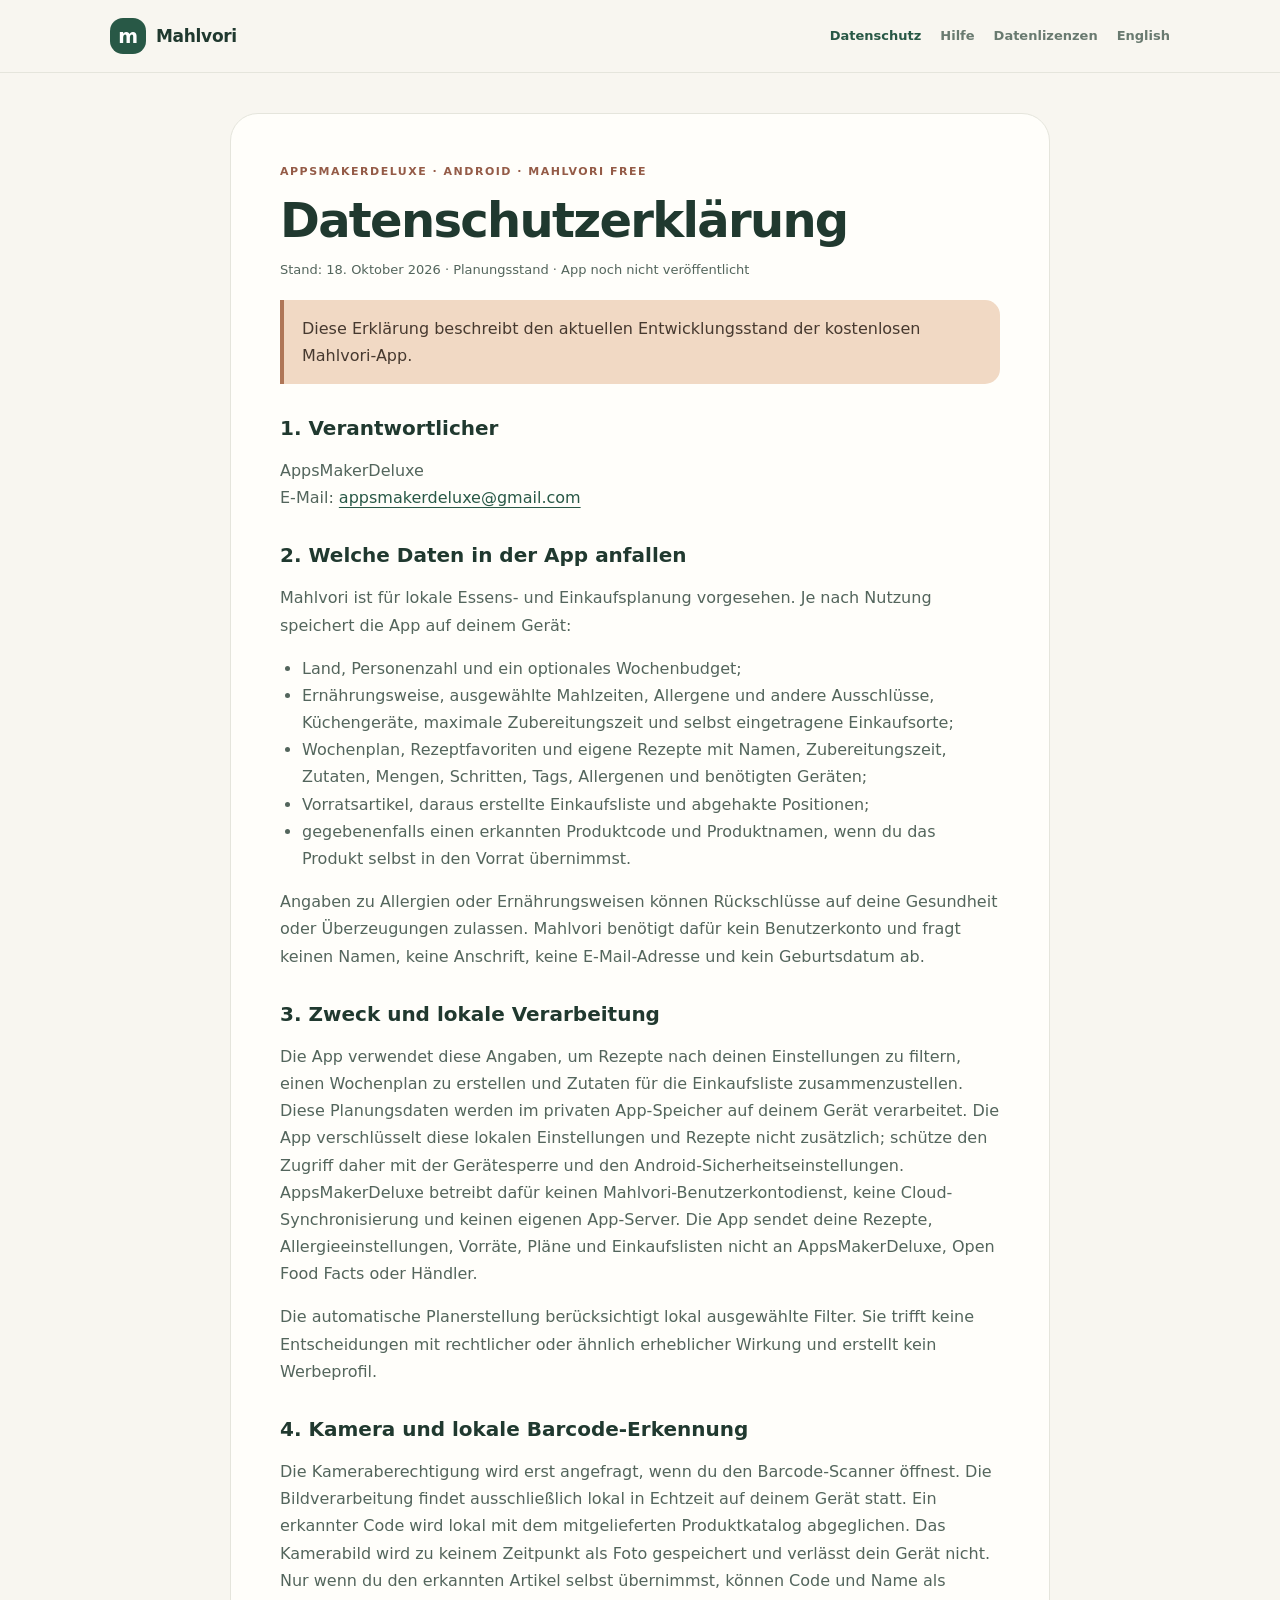
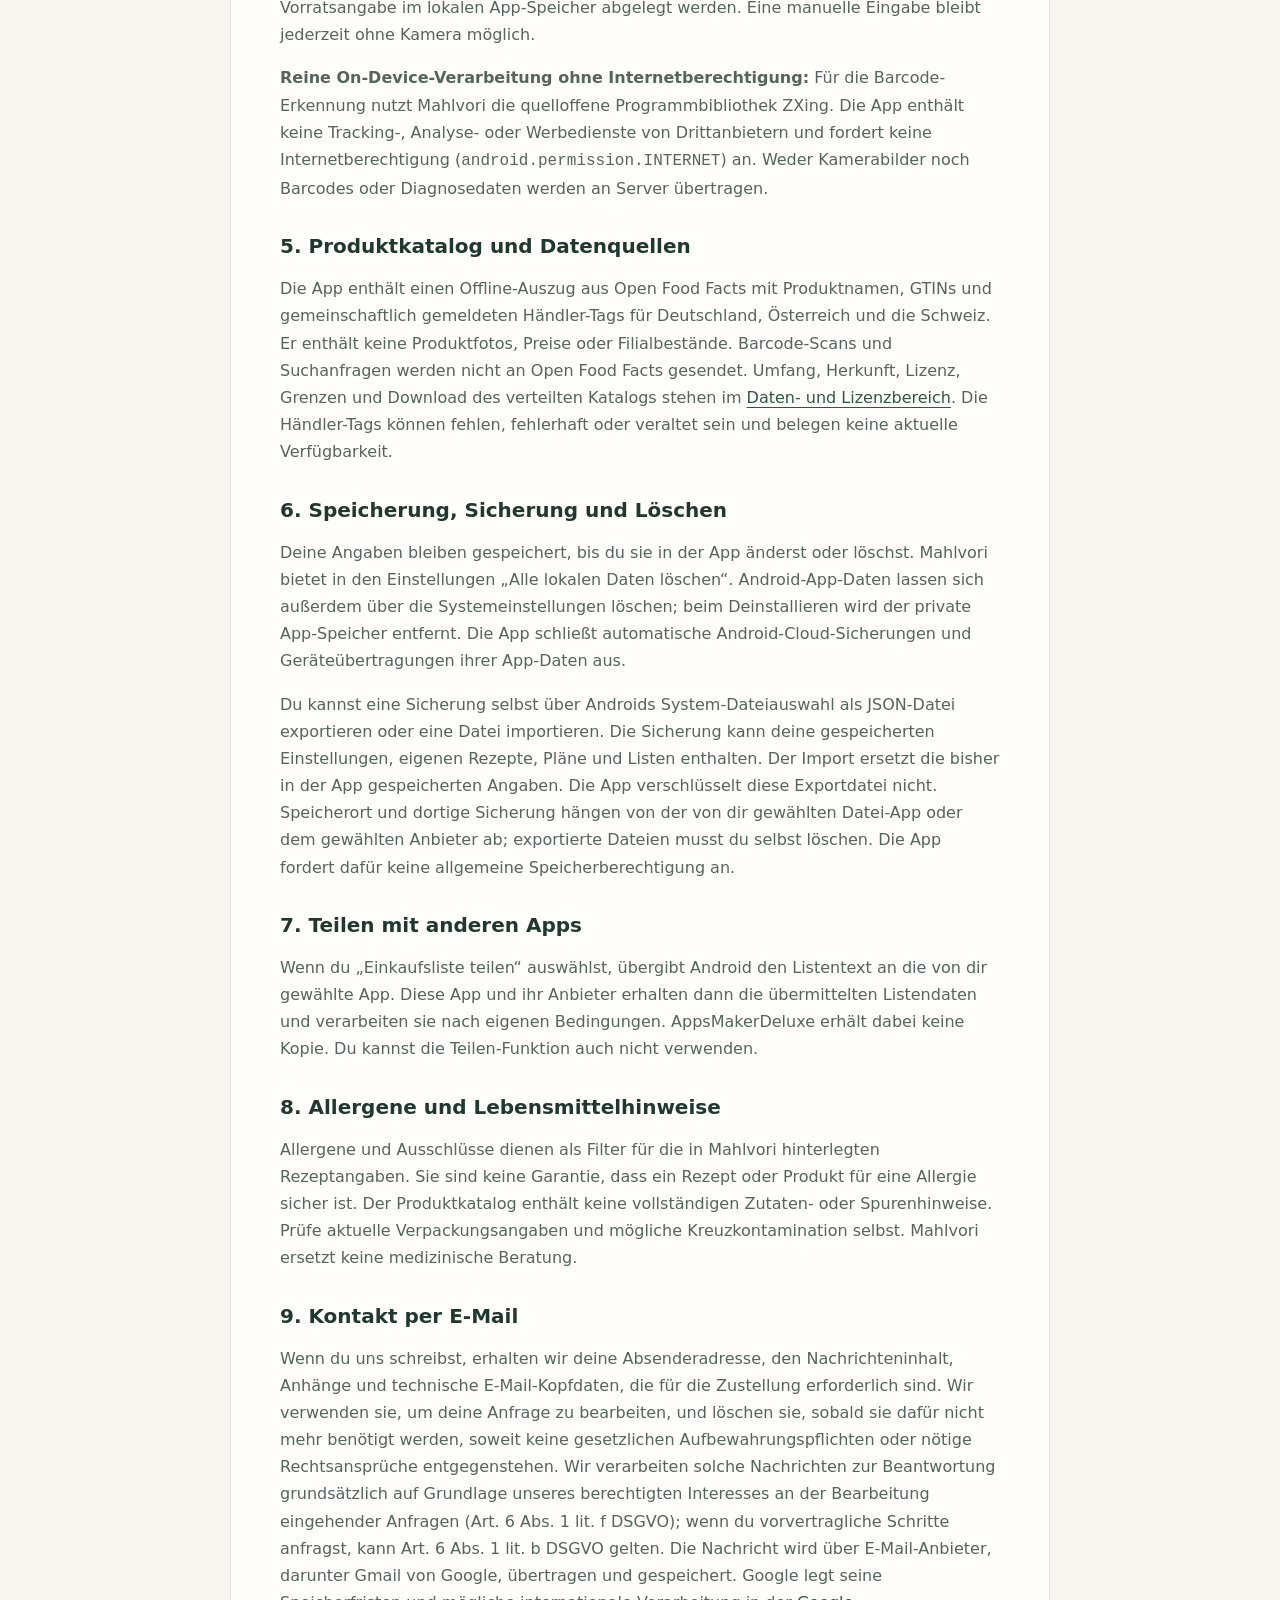
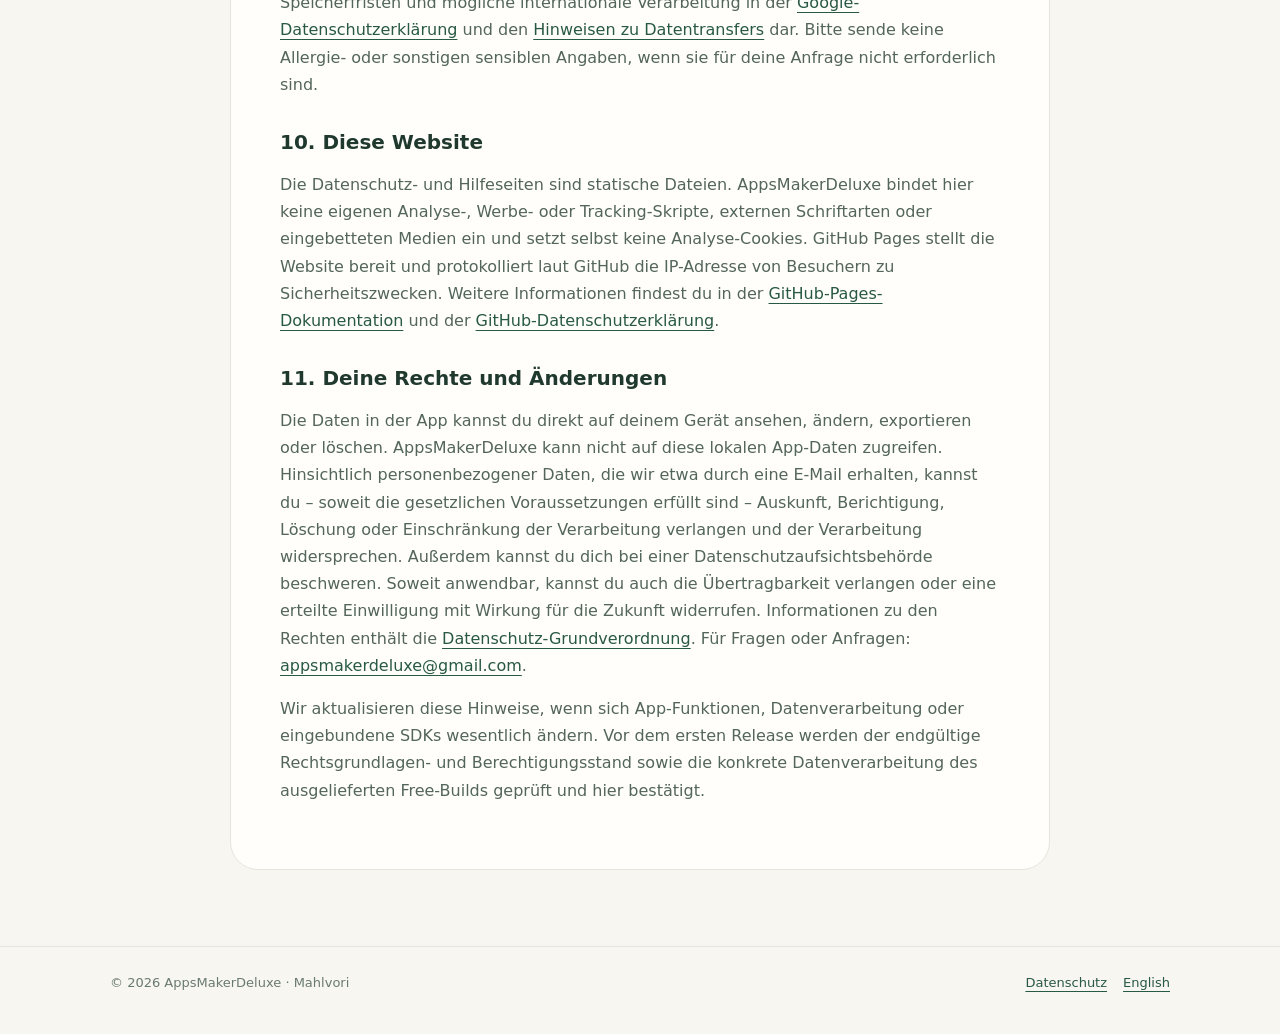
<file: index.html>
<!doctype html>
<html lang="de"><head><meta charset="utf-8"><meta name="viewport" content="width=device-width,initial-scale=1"><meta name="theme-color" content="#f8f6f0"><meta name="description" content="Datenschutzhinweise für die kostenlose Android-App Mahlvori Free."><title>Datenschutzerklärung – Mahlvori</title><link rel="stylesheet" href="assets/site.css"></head>
<body><header class="site-header"><div class="wrap header-inner"><a class="brand" href="./"><span class="brand-mark">m</span>Mahlvori</a><nav class="nav" aria-label="Navigation"><a href="./" aria-current="page">Datenschutz</a><a href="support/">Hilfe</a><a href="catalog/">Datenlizenzen</a><a href="en/privacy/" lang="en">English</a></nav></div></header>
<main class="wrap"><article class="panel"><p class="eyebrow dark">AppsMakerDeluxe · Android · Mahlvori Free</p><h1>Datenschutzerklärung</h1><p class="meta">Stand: 18. Oktober 2026 · Planungsstand · App noch nicht veröffentlicht</p>
<div class="notice">Diese Erklärung beschreibt den aktuellen Entwicklungsstand der kostenlosen Mahlvori-App.</div>
<h2>1. Verantwortlicher</h2><p>AppsMakerDeluxe<br>E-Mail: <a href="mailto:appsmakerdeluxe@gmail.com">appsmakerdeluxe@gmail.com</a></p>
<h2>2. Welche Daten in der App anfallen</h2><p>Mahlvori ist für lokale Essens- und Einkaufsplanung vorgesehen. Je nach Nutzung speichert die App auf deinem Gerät:</p><ul><li>Land, Personenzahl und ein optionales Wochenbudget;</li><li>Ernährungsweise, ausgewählte Mahlzeiten, Allergene und andere Ausschlüsse, Küchengeräte, maximale Zubereitungszeit und selbst eingetragene Einkaufsorte;</li><li>Wochenplan, Rezeptfavoriten und eigene Rezepte mit Namen, Zubereitungszeit, Zutaten, Mengen, Schritten, Tags, Allergenen und benötigten Geräten;</li><li>Vorratsartikel, daraus erstellte Einkaufsliste und abgehakte Positionen;</li><li>gegebenenfalls einen erkannten Produktcode und Produktnamen, wenn du das Produkt selbst in den Vorrat übernimmst.</li></ul><p>Angaben zu Allergien oder Ernährungsweisen können Rückschlüsse auf deine Gesundheit oder Überzeugungen zulassen. Mahlvori benötigt dafür kein Benutzerkonto und fragt keinen Namen, keine Anschrift, keine E-Mail-Adresse und kein Geburtsdatum ab.</p>
<h2>3. Zweck und lokale Verarbeitung</h2><p>Die App verwendet diese Angaben, um Rezepte nach deinen Einstellungen zu filtern, einen Wochenplan zu erstellen und Zutaten für die Einkaufsliste zusammenzustellen. Diese Planungsdaten werden im privaten App-Speicher auf deinem Gerät verarbeitet. Die App verschlüsselt diese lokalen Einstellungen und Rezepte nicht zusätzlich; schütze den Zugriff daher mit der Gerätesperre und den Android-Sicherheitseinstellungen. AppsMakerDeluxe betreibt dafür keinen Mahlvori-Benutzerkontodienst, keine Cloud-Synchronisierung und keinen eigenen App-Server. Die App sendet deine Rezepte, Allergieeinstellungen, Vorräte, Pläne und Einkaufslisten nicht an AppsMakerDeluxe, Open Food Facts oder Händler.</p><p>Die automatische Planerstellung berücksichtigt lokal ausgewählte Filter. Sie trifft keine Entscheidungen mit rechtlicher oder ähnlich erheblicher Wirkung und erstellt kein Werbeprofil.</p>
<h2>4. Kamera und lokale Barcode-Erkennung</h2><p>Die Kameraberechtigung wird erst angefragt, wenn du den Barcode-Scanner öffnest. Die Bildverarbeitung findet ausschließlich lokal in Echtzeit auf deinem Gerät statt. Ein erkannter Code wird lokal mit dem mitgelieferten Produktkatalog abgeglichen. Das Kamerabild wird zu keinem Zeitpunkt als Foto gespeichert und verlässt dein Gerät nicht. Nur wenn du den erkannten Artikel selbst übernimmst, können Code und Name als Vorratsangabe im lokalen App-Speicher abgelegt werden. Eine manuelle Eingabe bleibt jederzeit ohne Kamera möglich.</p><p><strong>Reine On-Device-Verarbeitung ohne Internetberechtigung:</strong> Für die Barcode-Erkennung nutzt Mahlvori die quelloffene Programmbibliothek ZXing. Die App enthält keine Tracking-, Analyse- oder Werbedienste von Drittanbietern und fordert keine Internetberechtigung (<code>android.permission.INTERNET</code>) an. Weder Kamerabilder noch Barcodes oder Diagnosedaten werden an Server übertragen.</p>
<h2>5. Produktkatalog und Datenquellen</h2><p>Die App enthält einen Offline-Auszug aus Open Food Facts mit Produktnamen, GTINs und gemeinschaftlich gemeldeten Händler-Tags für Deutschland, Österreich und die Schweiz. Er enthält keine Produktfotos, Preise oder Filialbestände. Barcode-Scans und Suchanfragen werden nicht an Open Food Facts gesendet. Umfang, Herkunft, Lizenz, Grenzen und Download des verteilten Katalogs stehen im <a href="catalog/">Daten- und Lizenzbereich</a>. Die Händler-Tags können fehlen, fehlerhaft oder veraltet sein und belegen keine aktuelle Verfügbarkeit.</p>
<h2>6. Speicherung, Sicherung und Löschen</h2><p>Deine Angaben bleiben gespeichert, bis du sie in der App änderst oder löschst. Mahlvori bietet in den Einstellungen „Alle lokalen Daten löschen“. Android-App-Daten lassen sich außerdem über die Systemeinstellungen löschen; beim Deinstallieren wird der private App-Speicher entfernt. Die App schließt automatische Android-Cloud-Sicherungen und Geräteübertragungen ihrer App-Daten aus.</p><p>Du kannst eine Sicherung selbst über Androids System-Dateiauswahl als JSON-Datei exportieren oder eine Datei importieren. Die Sicherung kann deine gespeicherten Einstellungen, eigenen Rezepte, Pläne und Listen enthalten. Der Import ersetzt die bisher in der App gespeicherten Angaben. Die App verschlüsselt diese Exportdatei nicht. Speicherort und dortige Sicherung hängen von der von dir gewählten Datei-App oder dem gewählten Anbieter ab; exportierte Dateien musst du selbst löschen. Die App fordert dafür keine allgemeine Speicherberechtigung an.</p>
<h2>7. Teilen mit anderen Apps</h2><p>Wenn du „Einkaufsliste teilen“ auswählst, übergibt Android den Listentext an die von dir gewählte App. Diese App und ihr Anbieter erhalten dann die übermittelten Listendaten und verarbeiten sie nach eigenen Bedingungen. AppsMakerDeluxe erhält dabei keine Kopie. Du kannst die Teilen-Funktion auch nicht verwenden.</p>
<h2>8. Allergene und Lebensmittelhinweise</h2><p>Allergene und Ausschlüsse dienen als Filter für die in Mahlvori hinterlegten Rezeptangaben. Sie sind keine Garantie, dass ein Rezept oder Produkt für eine Allergie sicher ist. Der Produktkatalog enthält keine vollständigen Zutaten- oder Spurenhinweise. Prüfe aktuelle Verpackungsangaben und mögliche Kreuzkontamination selbst. Mahlvori ersetzt keine medizinische Beratung.</p>
<h2>9. Kontakt per E-Mail</h2><p>Wenn du uns schreibst, erhalten wir deine Absenderadresse, den Nachrichteninhalt, Anhänge und technische E-Mail-Kopfdaten, die für die Zustellung erforderlich sind. Wir verwenden sie, um deine Anfrage zu bearbeiten, und löschen sie, sobald sie dafür nicht mehr benötigt werden, soweit keine gesetzlichen Aufbewahrungspflichten oder nötige Rechtsansprüche entgegenstehen. Wir verarbeiten solche Nachrichten zur Beantwortung grundsätzlich auf Grundlage unseres berechtigten Interesses an der Bearbeitung eingehender Anfragen (Art. 6 Abs. 1 lit. f DSGVO); wenn du vorvertragliche Schritte anfragst, kann Art. 6 Abs. 1 lit. b DSGVO gelten. Die Nachricht wird über E-Mail-Anbieter, darunter Gmail von Google, übertragen und gespeichert. Google legt seine Speicherfristen und mögliche internationale Verarbeitung in der <a href="https://policies.google.com/privacy">Google-Datenschutzerklärung</a> und den <a href="https://policies.google.com/privacy/frameworks">Hinweisen zu Datentransfers</a> dar. Bitte sende keine Allergie- oder sonstigen sensiblen Angaben, wenn sie für deine Anfrage nicht erforderlich sind.</p>
<h2>10. Diese Website</h2><p>Die Datenschutz- und Hilfeseiten sind statische Dateien. AppsMakerDeluxe bindet hier keine eigenen Analyse-, Werbe- oder Tracking-Skripte, externen Schriftarten oder eingebetteten Medien ein und setzt selbst keine Analyse-Cookies. GitHub Pages stellt die Website bereit und protokolliert laut GitHub die IP-Adresse von Besuchern zu Sicherheitszwecken. Weitere Informationen findest du in der <a href="https://docs.github.com/en/pages/getting-started-with-github-pages/what-is-github-pages#data-collection">GitHub-Pages-Dokumentation</a> und der <a href="https://docs.github.com/en/site-policy/privacy-policies/github-general-privacy-statement">GitHub-Datenschutzerklärung</a>.</p>
<h2>11. Deine Rechte und Änderungen</h2><p>Die Daten in der App kannst du direkt auf deinem Gerät ansehen, ändern, exportieren oder löschen. AppsMakerDeluxe kann nicht auf diese lokalen App-Daten zugreifen. Hinsichtlich personenbezogener Daten, die wir etwa durch eine E-Mail erhalten, kannst du – soweit die gesetzlichen Voraussetzungen erfüllt sind – Auskunft, Berichtigung, Löschung oder Einschränkung der Verarbeitung verlangen und der Verarbeitung widersprechen. Außerdem kannst du dich bei einer Datenschutzaufsichtsbehörde beschweren. Soweit anwendbar, kannst du auch die Übertragbarkeit verlangen oder eine erteilte Einwilligung mit Wirkung für die Zukunft widerrufen. Informationen zu den Rechten enthält die <a href="https://eur-lex.europa.eu/legal-content/DE/TXT/?uri=CELEX%3A32016R0679">Datenschutz-Grundverordnung</a>. Für Fragen oder Anfragen: <a href="mailto:appsmakerdeluxe@gmail.com">appsmakerdeluxe@gmail.com</a>.</p><p>Wir aktualisieren diese Hinweise, wenn sich App-Funktionen, Datenverarbeitung oder eingebundene SDKs wesentlich ändern. Vor dem ersten Release werden der endgültige Rechtsgrundlagen- und Berechtigungsstand sowie die konkrete Datenverarbeitung des ausgelieferten Free-Builds geprüft und hier bestätigt.</p></article></main><footer class="site-footer"><div class="wrap footer-inner"><span>© 2026 AppsMakerDeluxe · Mahlvori</span><nav class="footer-links"><a href="./">Datenschutz</a><a href="en/privacy/" lang="en">English</a></nav></div></footer></body></html>
</file>
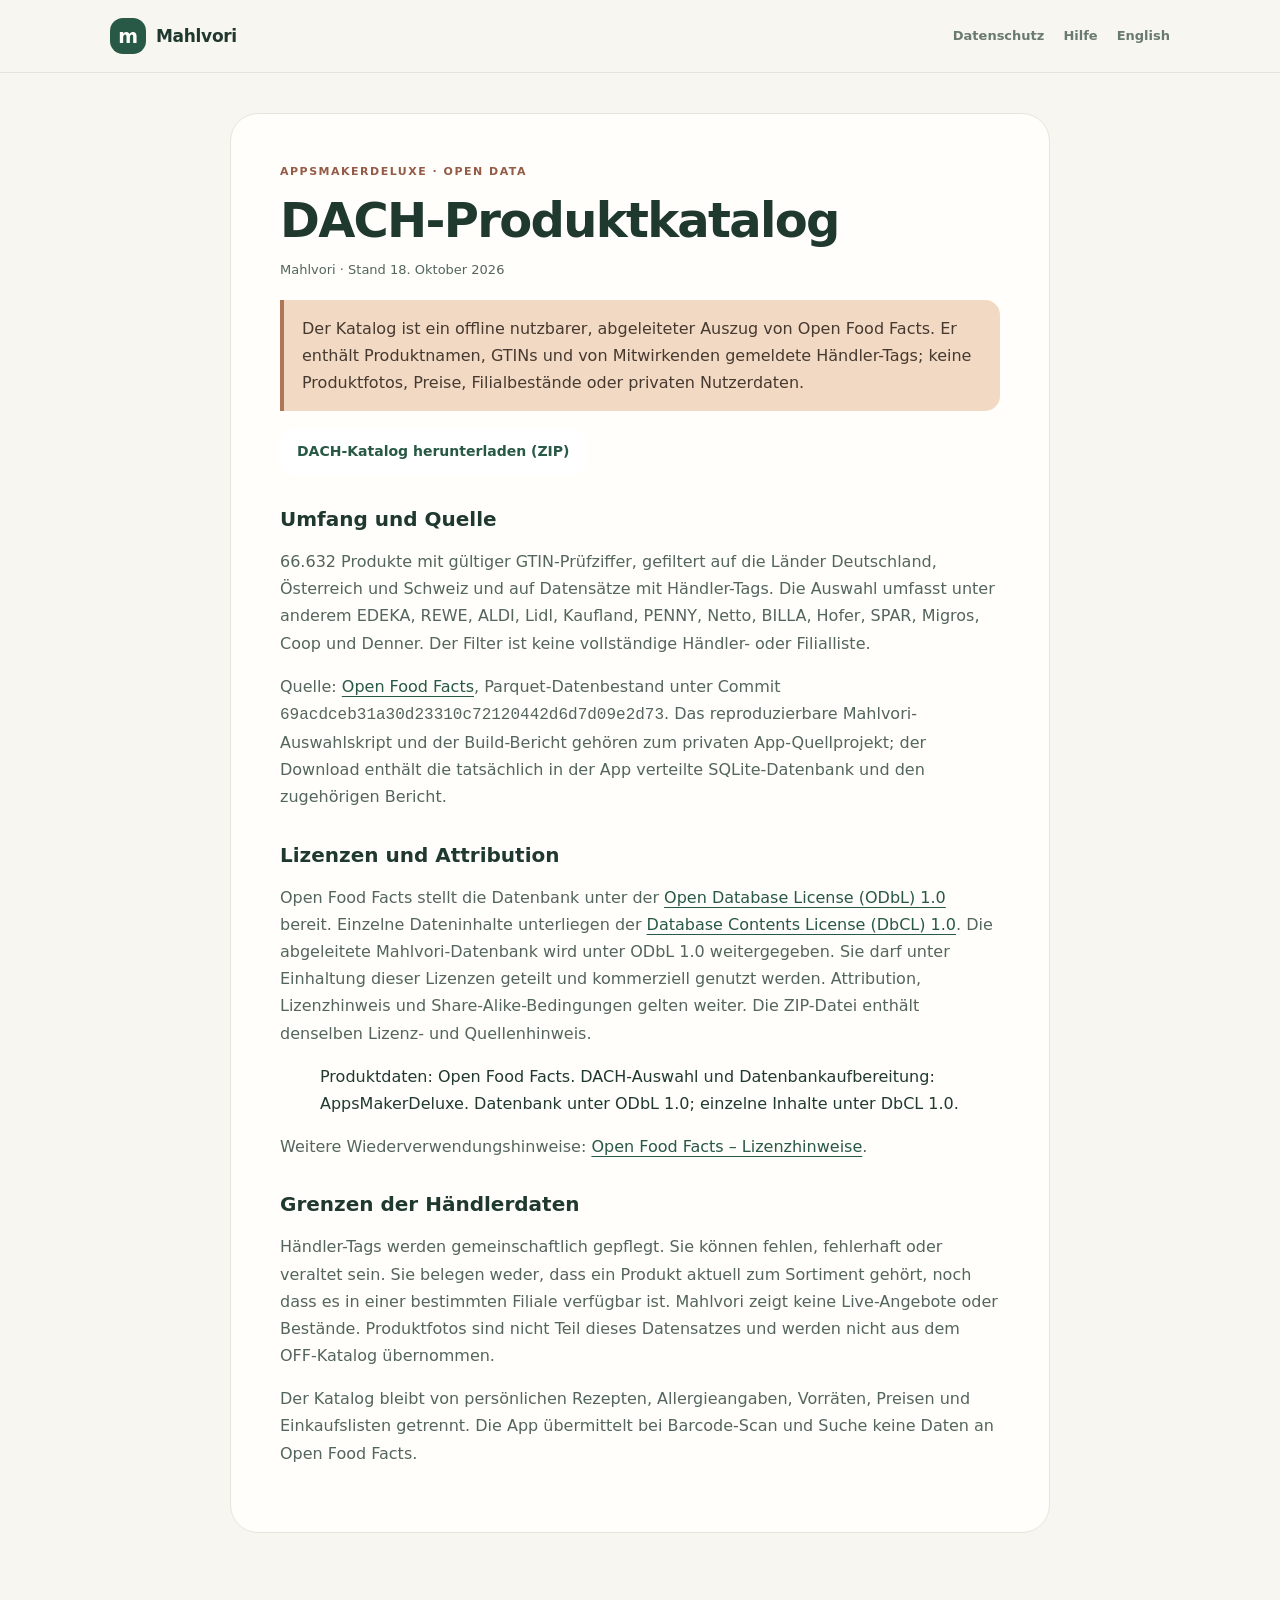
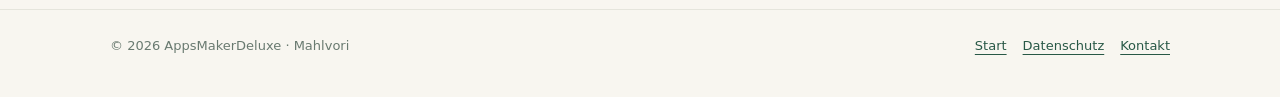
<file: catalog/index.html>
<!doctype html>
<html lang="de"><head><meta charset="utf-8"><meta name="viewport" content="width=device-width,initial-scale=1"><meta name="theme-color" content="#f8f6f0"><meta name="description" content="Quelle, Lizenz und Download des DACH-Produktkatalogs von Mahlvori."><title>Produktkatalog & Lizenzen – Mahlvori</title><link rel="stylesheet" href="../assets/site.css"></head>
<body><header class="site-header"><div class="wrap header-inner"><a class="brand" href="../"><span class="brand-mark">m</span>Mahlvori</a><nav class="nav" aria-label="Navigation"><a href="../privacy/">Datenschutz</a><a href="../support/">Hilfe</a><a href="../en/catalog/" lang="en">English</a></nav></div></header>
<main class="wrap"><article class="panel"><p class="eyebrow dark">AppsMakerDeluxe · Open Data</p><h1>DACH-Produktkatalog</h1><p class="meta">Mahlvori · Stand 18. Oktober 2026</p><div class="notice">Der Katalog ist ein offline nutzbarer, abgeleiteter Auszug von Open Food Facts. Er enthält Produktnamen, GTINs und von Mitwirkenden gemeldete Händler-Tags; keine Produktfotos, Preise, Filialbestände oder privaten Nutzerdaten.</div>
<p><a class="button" href="../assets/mahlvori-dach-catalog-v1.zip" download>DACH-Katalog herunterladen (ZIP)</a></p>
<h2>Umfang und Quelle</h2><p>66.632 Produkte mit gültiger GTIN-Prüfziffer, gefiltert auf die Länder Deutschland, Österreich und Schweiz und auf Datensätze mit Händler-Tags. Die Auswahl umfasst unter anderem EDEKA, REWE, ALDI, Lidl, Kaufland, PENNY, Netto, BILLA, Hofer, SPAR, Migros, Coop und Denner. Der Filter ist keine vollständige Händler- oder Filialliste.</p><p>Quelle: <a href="https://world.openfoodfacts.org/">Open Food Facts</a>, Parquet-Datenbestand unter Commit <code>69acdceb31a30d23310c72120442d6d7d09e2d73</code>. Das reproduzierbare Mahlvori-Auswahlskript und der Build-Bericht gehören zum privaten App-Quellprojekt; der Download enthält die tatsächlich in der App verteilte SQLite-Datenbank und den zugehörigen Bericht.</p>
<h2>Lizenzen und Attribution</h2><p>Open Food Facts stellt die Datenbank unter der <a href="https://opendatacommons.org/licenses/odbl/1-0/">Open Database License (ODbL) 1.0</a> bereit. Einzelne Dateninhalte unterliegen der <a href="https://opendatacommons.org/licenses/dbcl/1-0/">Database Contents License (DbCL) 1.0</a>. Die abgeleitete Mahlvori-Datenbank wird unter ODbL 1.0 weitergegeben. Sie darf unter Einhaltung dieser Lizenzen geteilt und kommerziell genutzt werden. Attribution, Lizenzhinweis und Share-Alike-Bedingungen gelten weiter. Die ZIP-Datei enthält denselben Lizenz- und Quellenhinweis.</p><blockquote>Produktdaten: Open Food Facts. DACH-Auswahl und Datenbankaufbereitung: AppsMakerDeluxe. Datenbank unter ODbL 1.0; einzelne Inhalte unter DbCL 1.0.</blockquote><p>Weitere Wiederverwendungshinweise: <a href="https://openfoodfacts.github.io/documentation/docs/Product-Opener/api/tutorials/license-be-on-the-legal-side/">Open Food Facts – Lizenzhinweise</a>.</p>
<h2>Grenzen der Händlerdaten</h2><p>Händler-Tags werden gemeinschaftlich gepflegt. Sie können fehlen, fehlerhaft oder veraltet sein. Sie belegen weder, dass ein Produkt aktuell zum Sortiment gehört, noch dass es in einer bestimmten Filiale verfügbar ist. Mahlvori zeigt keine Live-Angebote oder Bestände. Produktfotos sind nicht Teil dieses Datensatzes und werden nicht aus dem OFF-Katalog übernommen.</p><p>Der Katalog bleibt von persönlichen Rezepten, Allergieangaben, Vorräten, Preisen und Einkaufslisten getrennt. Die App übermittelt bei Barcode-Scan und Suche keine Daten an Open Food Facts.</p></article></main>
<footer class="site-footer"><div class="wrap footer-inner"><span>© 2026 AppsMakerDeluxe · Mahlvori</span><nav class="footer-links"><a href="../">Start</a><a href="../privacy/">Datenschutz</a><a href="mailto:appsmakerdeluxe@gmail.com">Kontakt</a></nav></div></footer></body></html>
</file>
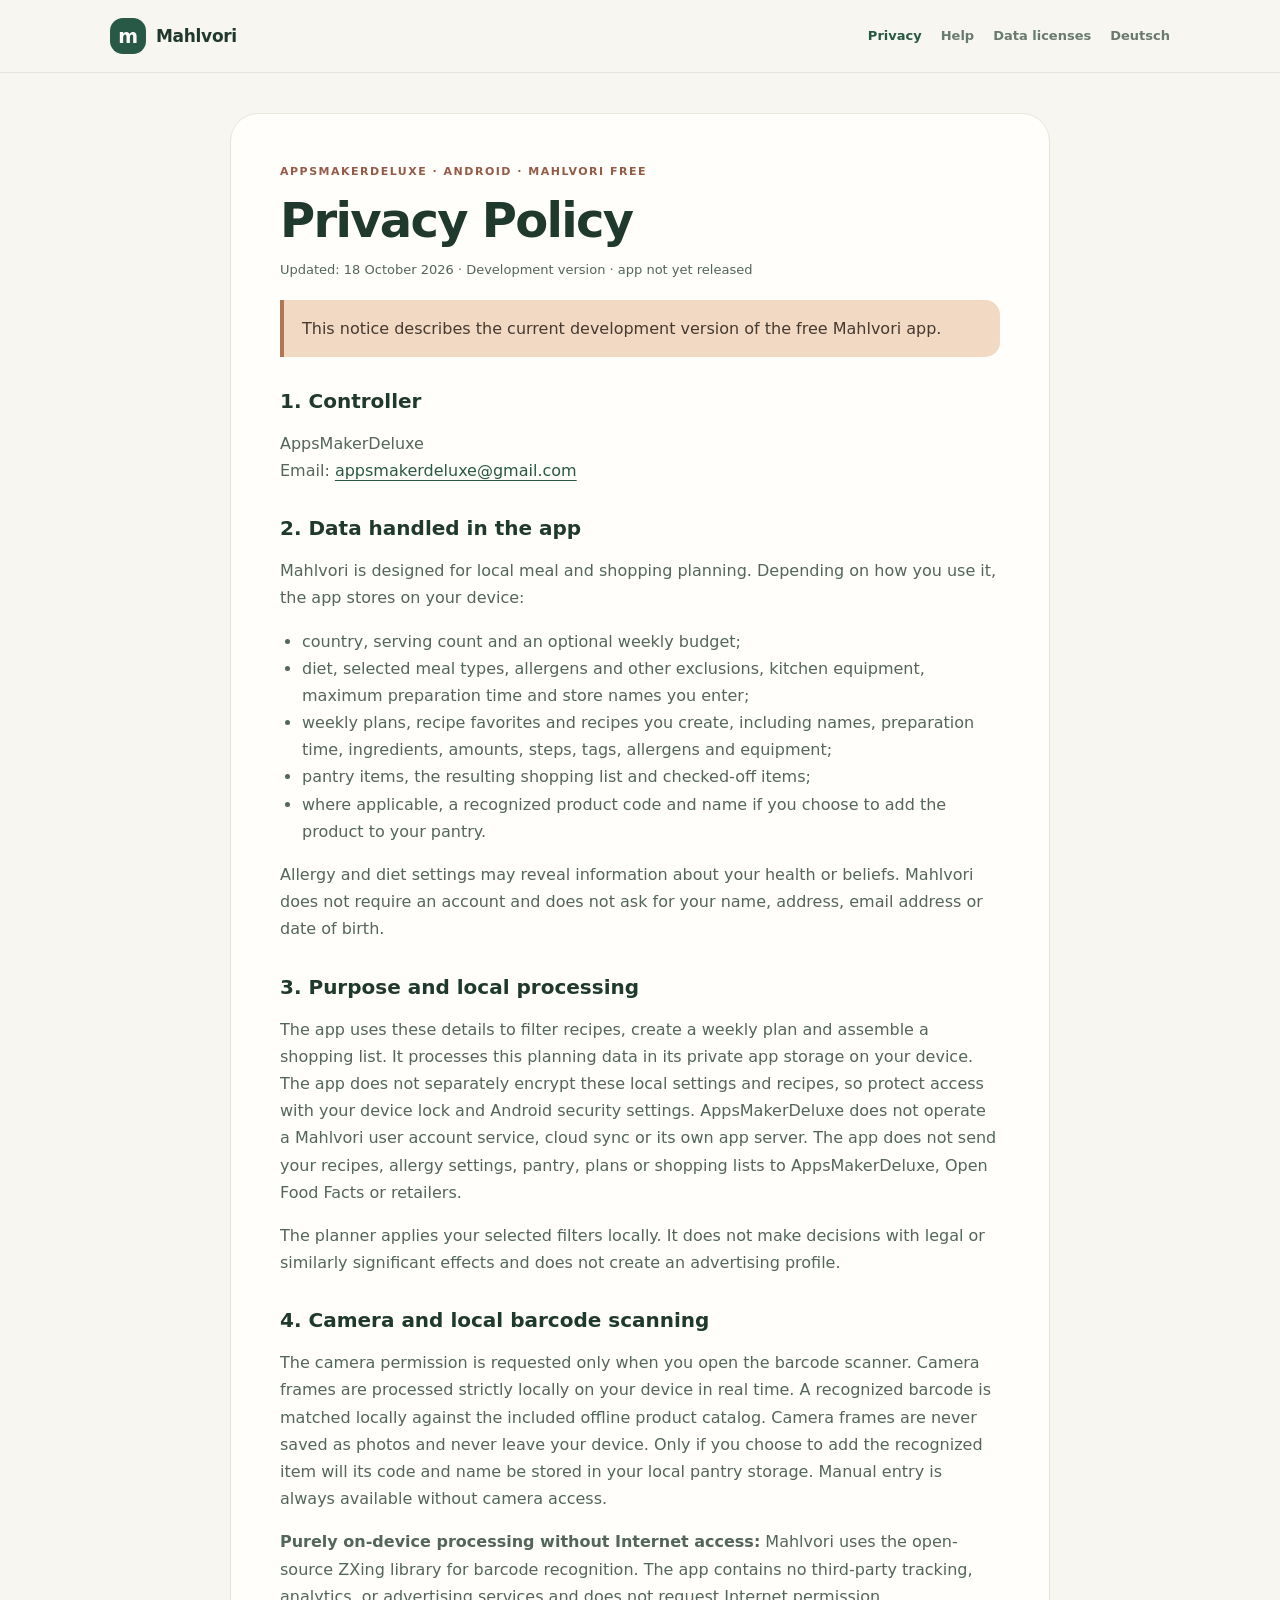
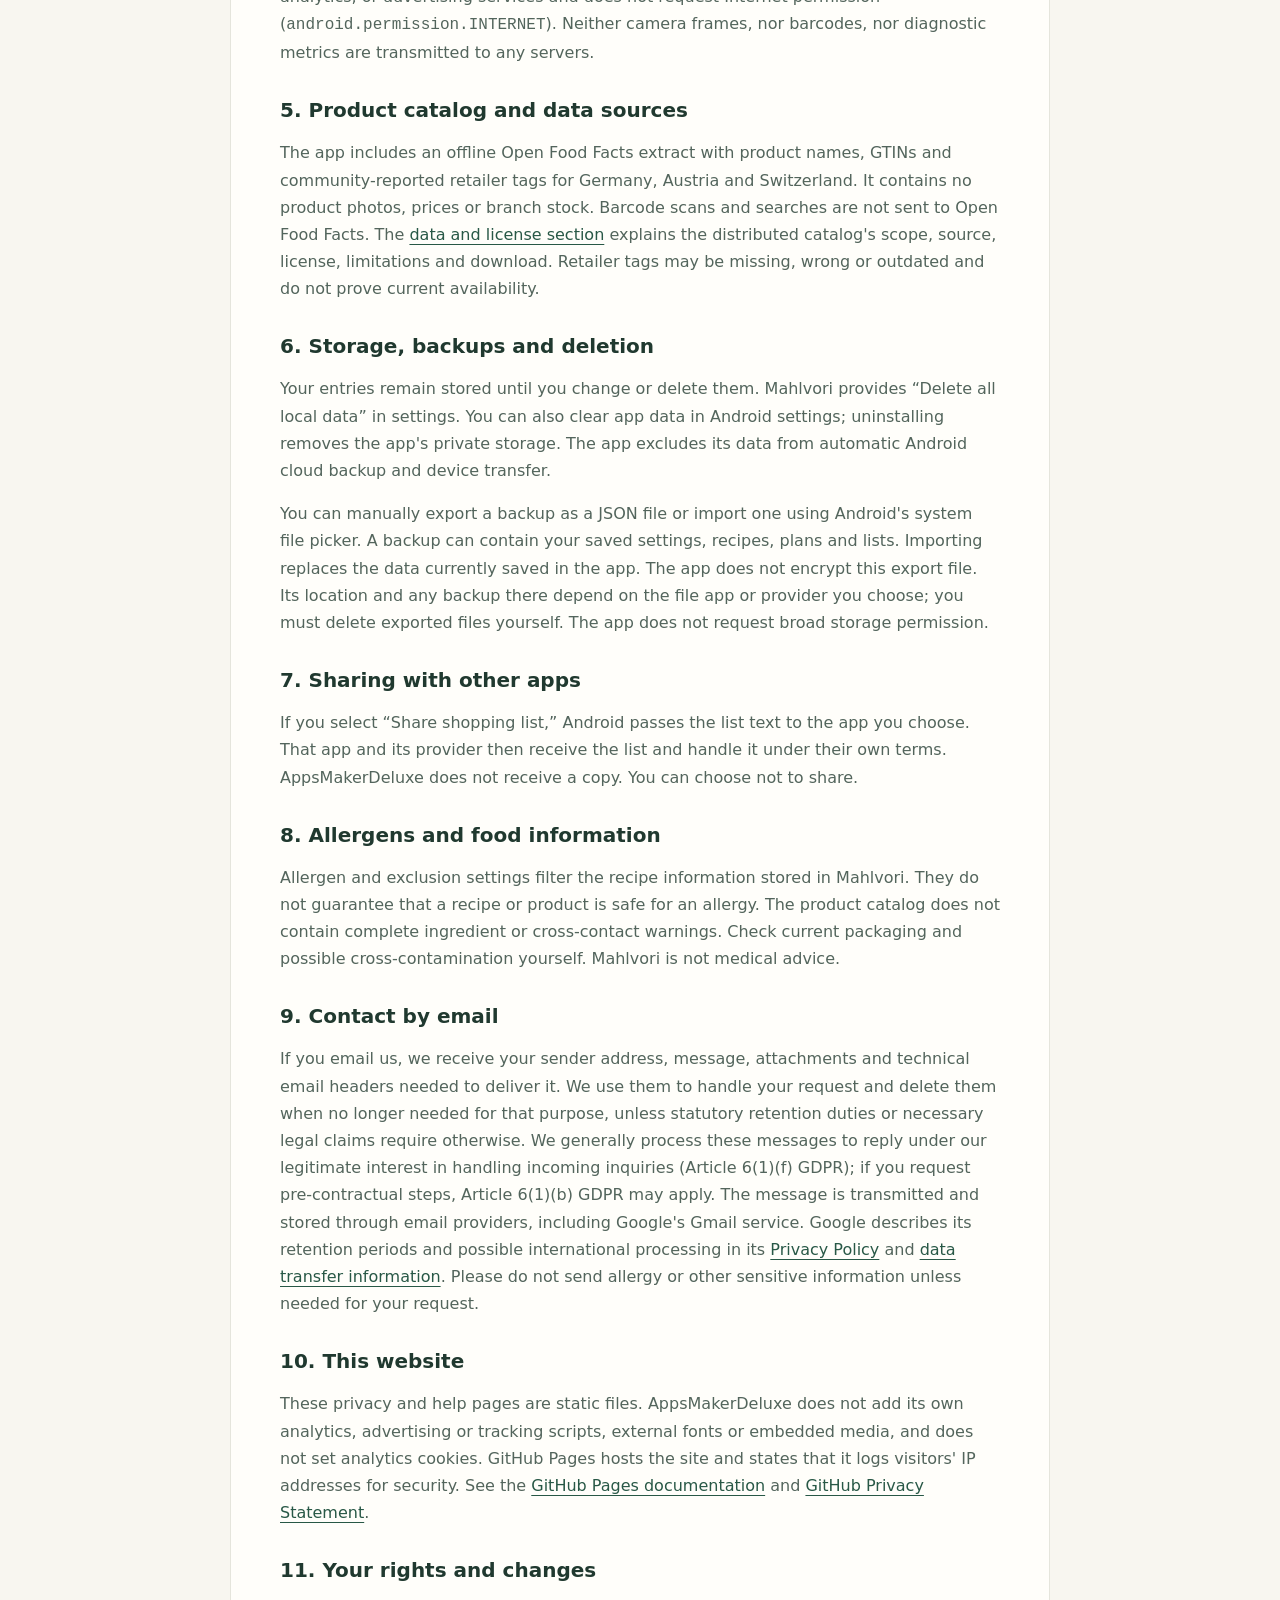
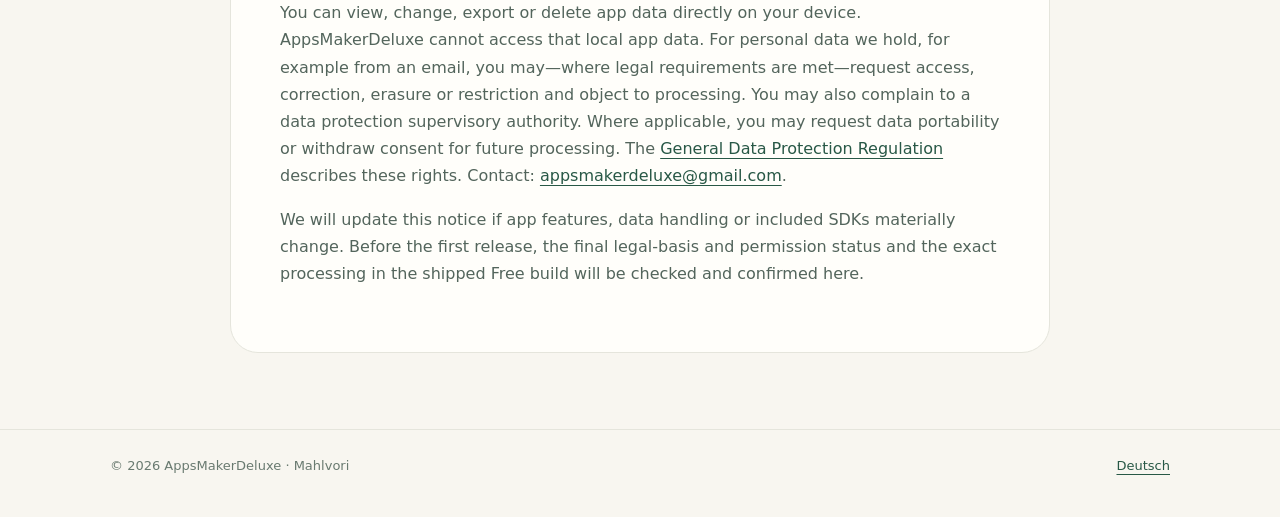
<file: en/index.html>
<!doctype html>
<html lang="en"><head><meta charset="utf-8"><meta name="viewport" content="width=device-width,initial-scale=1"><meta name="theme-color" content="#f8f6f0"><meta name="description" content="Development-stage privacy notice for the upcoming free Mahlvori Android app."><title>Privacy Policy – Mahlvori</title><link rel="stylesheet" href="../assets/site.css"></head><body><header class="site-header"><div class="wrap header-inner"><a class="brand" href="../"><span class="brand-mark">m</span>Mahlvori</a><nav class="nav" aria-label="Navigation"><a href="./" aria-current="page">Privacy</a><a href="../support/">Help</a><a href="../catalog/">Data licenses</a><a href="../" lang="de">Deutsch</a></nav></div></header><main class="wrap"><article class="panel"><p class="eyebrow dark">AppsMakerDeluxe · Android · Mahlvori Free</p><h1>Privacy Policy</h1><p class="meta">Updated: 18 October 2026 · Development version · app not yet released</p>
<div class="notice">This notice describes the current development version of the free Mahlvori app.</div>
<h2>1. Controller</h2><p>AppsMakerDeluxe<br>Email: <a href="mailto:appsmakerdeluxe@gmail.com">appsmakerdeluxe@gmail.com</a></p>
<h2>2. Data handled in the app</h2><p>Mahlvori is designed for local meal and shopping planning. Depending on how you use it, the app stores on your device:</p><ul><li>country, serving count and an optional weekly budget;</li><li>diet, selected meal types, allergens and other exclusions, kitchen equipment, maximum preparation time and store names you enter;</li><li>weekly plans, recipe favorites and recipes you create, including names, preparation time, ingredients, amounts, steps, tags, allergens and equipment;</li><li>pantry items, the resulting shopping list and checked-off items;</li><li>where applicable, a recognized product code and name if you choose to add the product to your pantry.</li></ul><p>Allergy and diet settings may reveal information about your health or beliefs. Mahlvori does not require an account and does not ask for your name, address, email address or date of birth.</p>
<h2>3. Purpose and local processing</h2><p>The app uses these details to filter recipes, create a weekly plan and assemble a shopping list. It processes this planning data in its private app storage on your device. The app does not separately encrypt these local settings and recipes, so protect access with your device lock and Android security settings. AppsMakerDeluxe does not operate a Mahlvori user account service, cloud sync or its own app server. The app does not send your recipes, allergy settings, pantry, plans or shopping lists to AppsMakerDeluxe, Open Food Facts or retailers.</p><p>The planner applies your selected filters locally. It does not make decisions with legal or similarly significant effects and does not create an advertising profile.</p>
<h2>4. Camera and local barcode scanning</h2><p>The camera permission is requested only when you open the barcode scanner. Camera frames are processed strictly locally on your device in real time. A recognized barcode is matched locally against the included offline product catalog. Camera frames are never saved as photos and never leave your device. Only if you choose to add the recognized item will its code and name be stored in your local pantry storage. Manual entry is always available without camera access.</p><p><strong>Purely on-device processing without Internet access:</strong> Mahlvori uses the open-source ZXing library for barcode recognition. The app contains no third-party tracking, analytics, or advertising services and does not request Internet permission (<code>android.permission.INTERNET</code>). Neither camera frames, nor barcodes, nor diagnostic metrics are transmitted to any servers.</p>
<h2>5. Product catalog and data sources</h2><p>The app includes an offline Open Food Facts extract with product names, GTINs and community-reported retailer tags for Germany, Austria and Switzerland. It contains no product photos, prices or branch stock. Barcode scans and searches are not sent to Open Food Facts. The <a href="../catalog/">data and license section</a> explains the distributed catalog's scope, source, license, limitations and download. Retailer tags may be missing, wrong or outdated and do not prove current availability.</p>
<h2>6. Storage, backups and deletion</h2><p>Your entries remain stored until you change or delete them. Mahlvori provides “Delete all local data” in settings. You can also clear app data in Android settings; uninstalling removes the app's private storage. The app excludes its data from automatic Android cloud backup and device transfer.</p><p>You can manually export a backup as a JSON file or import one using Android's system file picker. A backup can contain your saved settings, recipes, plans and lists. Importing replaces the data currently saved in the app. The app does not encrypt this export file. Its location and any backup there depend on the file app or provider you choose; you must delete exported files yourself. The app does not request broad storage permission.</p>
<h2>7. Sharing with other apps</h2><p>If you select “Share shopping list,” Android passes the list text to the app you choose. That app and its provider then receive the list and handle it under their own terms. AppsMakerDeluxe does not receive a copy. You can choose not to share.</p>
<h2>8. Allergens and food information</h2><p>Allergen and exclusion settings filter the recipe information stored in Mahlvori. They do not guarantee that a recipe or product is safe for an allergy. The product catalog does not contain complete ingredient or cross-contact warnings. Check current packaging and possible cross-contamination yourself. Mahlvori is not medical advice.</p>
<h2>9. Contact by email</h2><p>If you email us, we receive your sender address, message, attachments and technical email headers needed to deliver it. We use them to handle your request and delete them when no longer needed for that purpose, unless statutory retention duties or necessary legal claims require otherwise. We generally process these messages to reply under our legitimate interest in handling incoming inquiries (Article 6(1)(f) GDPR); if you request pre-contractual steps, Article 6(1)(b) GDPR may apply. The message is transmitted and stored through email providers, including Google's Gmail service. Google describes its retention periods and possible international processing in its <a href="https://policies.google.com/privacy">Privacy Policy</a> and <a href="https://policies.google.com/privacy/frameworks">data transfer information</a>. Please do not send allergy or other sensitive information unless needed for your request.</p>
<h2>10. This website</h2><p>These privacy and help pages are static files. AppsMakerDeluxe does not add its own analytics, advertising or tracking scripts, external fonts or embedded media, and does not set analytics cookies. GitHub Pages hosts the site and states that it logs visitors' IP addresses for security. See the <a href="https://docs.github.com/en/pages/getting-started-with-github-pages/what-is-github-pages#data-collection">GitHub Pages documentation</a> and <a href="https://docs.github.com/en/site-policy/privacy-policies/github-general-privacy-statement">GitHub Privacy Statement</a>.</p>
<h2>11. Your rights and changes</h2><p>You can view, change, export or delete app data directly on your device. AppsMakerDeluxe cannot access that local app data. For personal data we hold, for example from an email, you may—where legal requirements are met—request access, correction, erasure or restriction and object to processing. You may also complain to a data protection supervisory authority. Where applicable, you may request data portability or withdraw consent for future processing. The <a href="https://eur-lex.europa.eu/eli/reg/2016/679/ojv">General Data Protection Regulation</a> describes these rights. Contact: <a href="mailto:appsmakerdeluxe@gmail.com">appsmakerdeluxe@gmail.com</a>.</p><p>We will update this notice if app features, data handling or included SDKs materially change. Before the first release, the final legal-basis and permission status and the exact processing in the shipped Free build will be checked and confirmed here.</p></article></main><footer class="site-footer"><div class="wrap footer-inner"><span>© 2026 AppsMakerDeluxe · Mahlvori</span><nav class="footer-links"><a href="../" lang="de">Deutsch</a></nav></div></footer></body></html>
</file>
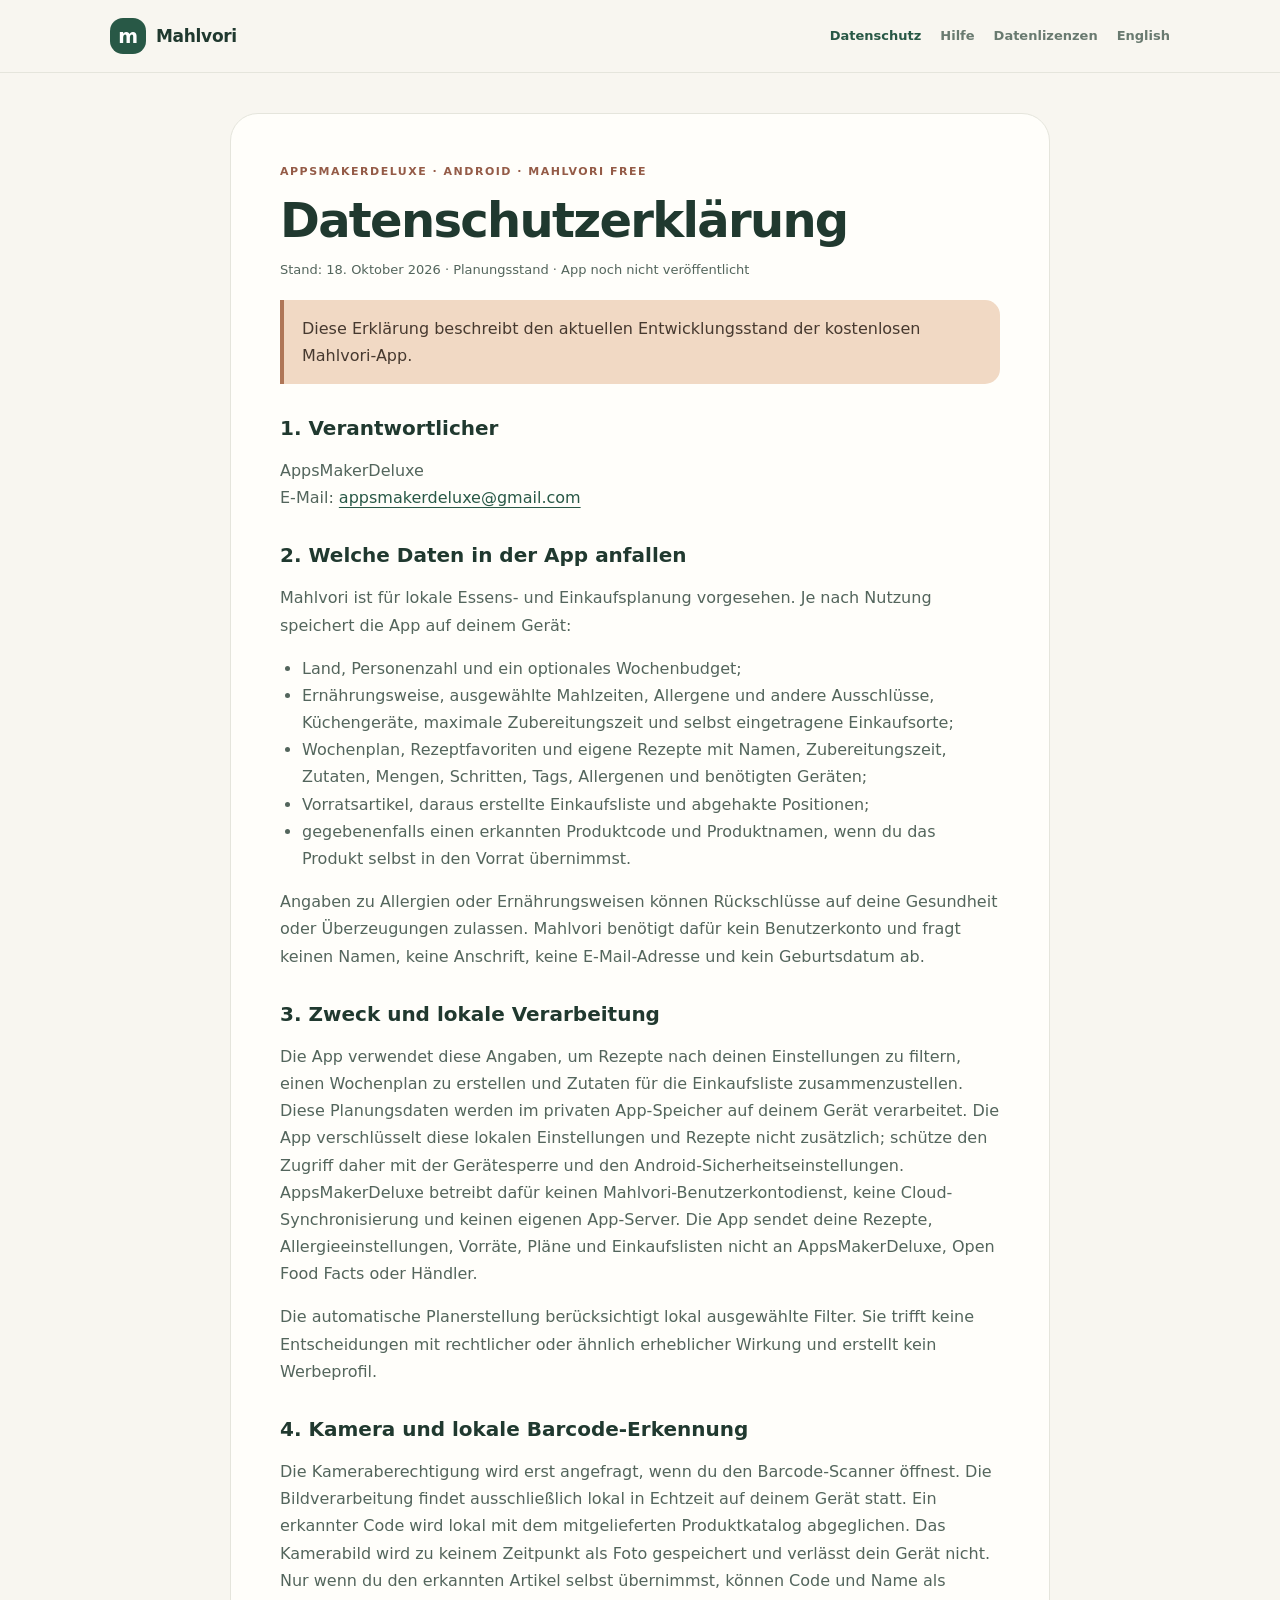
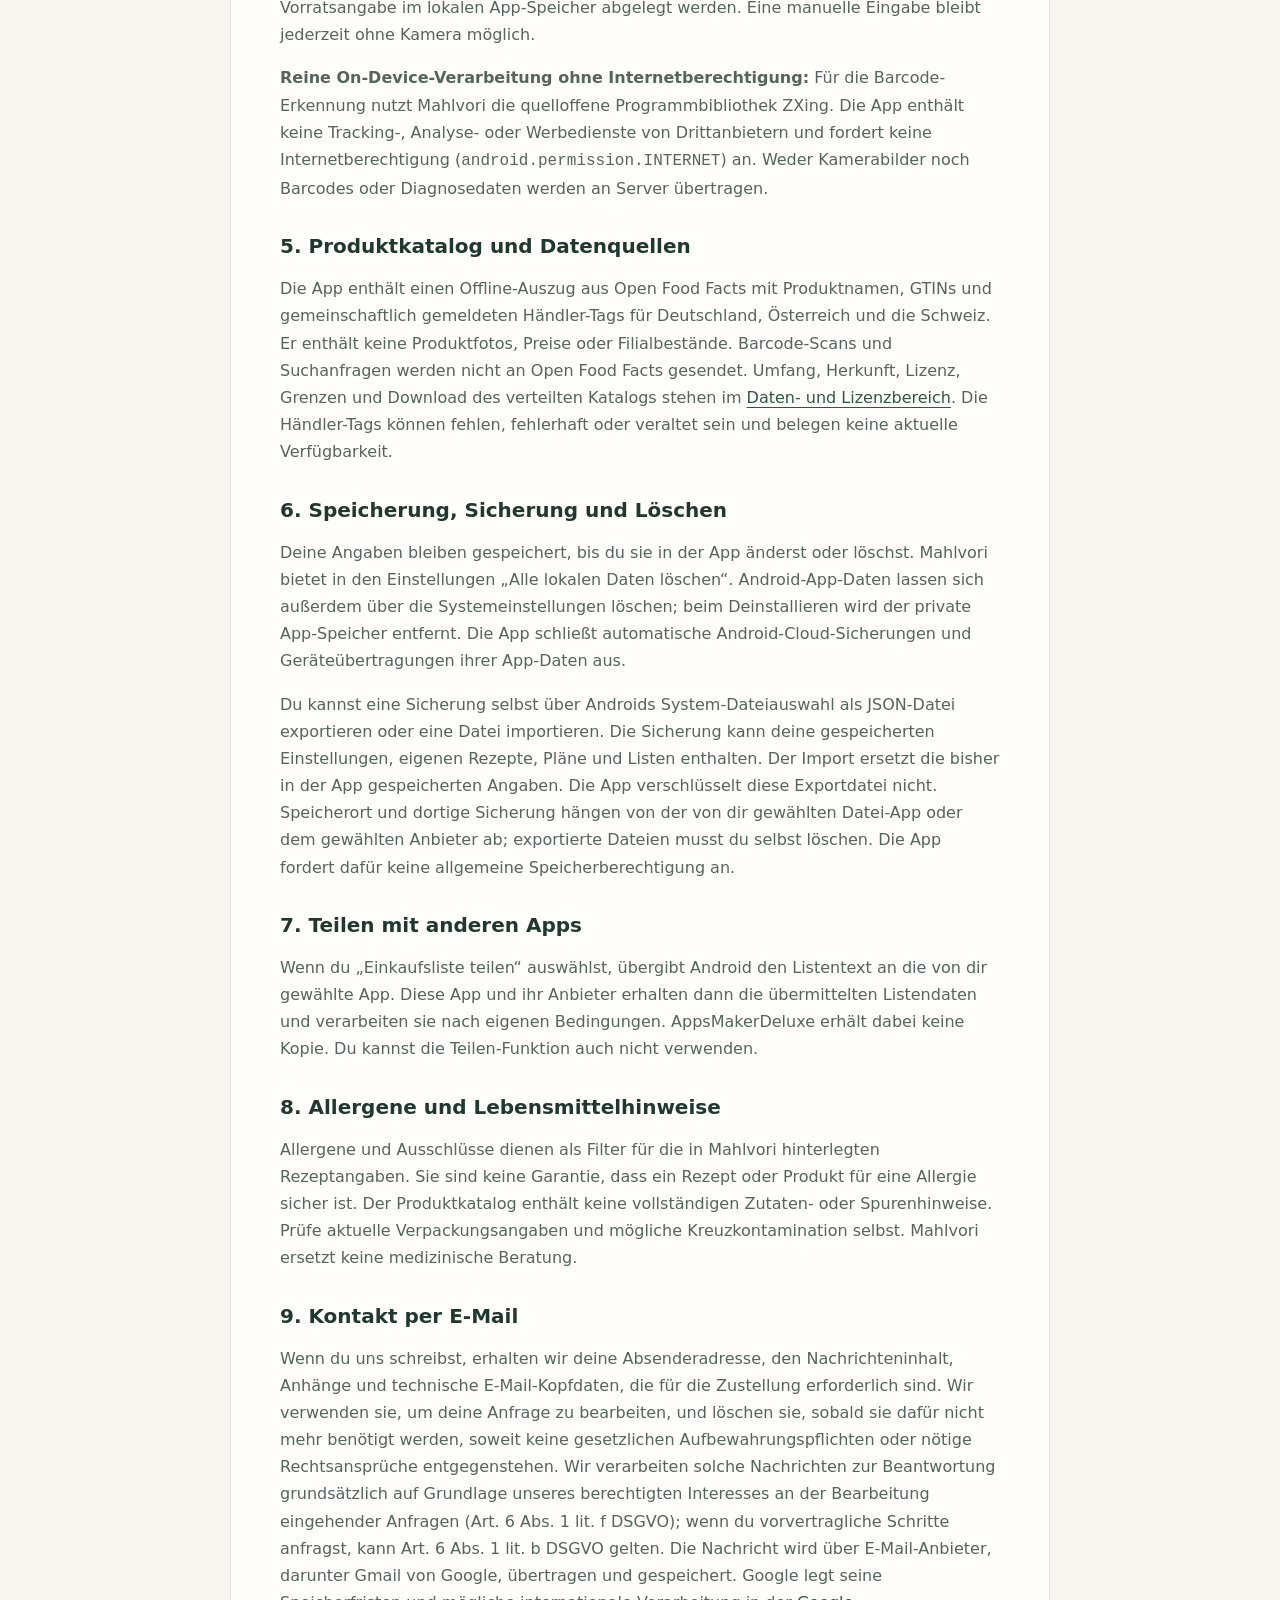
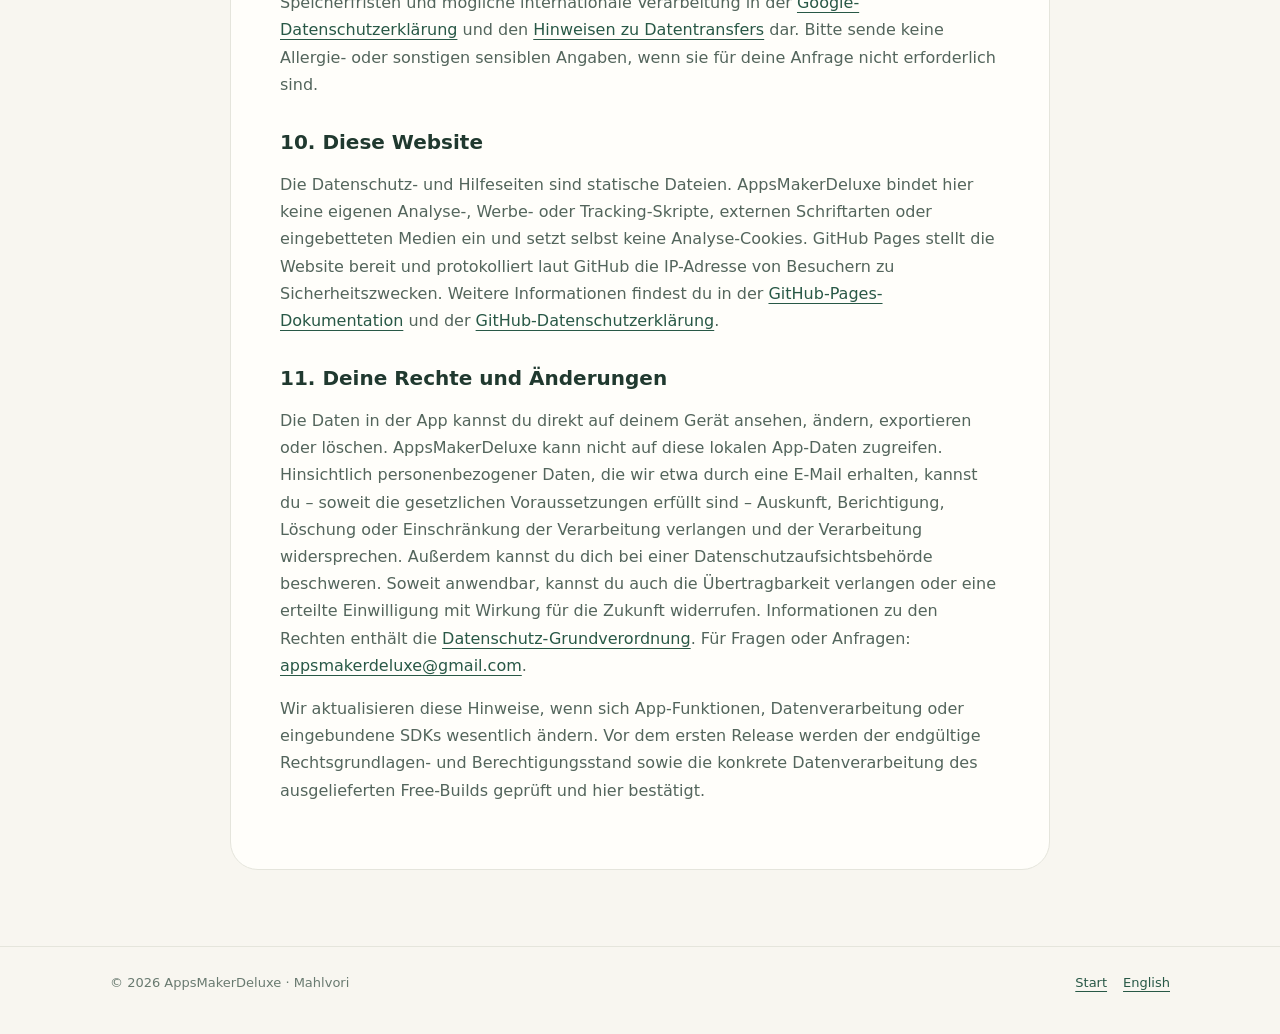
<file: privacy/index.html>
<!doctype html>
<html lang="de"><head><meta charset="utf-8"><meta name="viewport" content="width=device-width,initial-scale=1"><meta name="theme-color" content="#f8f6f0"><meta name="description" content="Datenschutzhinweise für die vorbereitete Android-App Mahlvori."><title>Datenschutzerklärung – Mahlvori</title><link rel="stylesheet" href="../assets/site.css"></head>
<body><header class="site-header"><div class="wrap header-inner"><a class="brand" href="../"><span class="brand-mark">m</span>Mahlvori</a><nav class="nav" aria-label="Navigation"><a href="./" aria-current="page">Datenschutz</a><a href="../support/">Hilfe</a><a href="../catalog/">Datenlizenzen</a><a href="../en/privacy/" lang="en">English</a></nav></div></header>
<main class="wrap"><article class="panel"><p class="eyebrow dark">AppsMakerDeluxe · Android · Mahlvori Free</p><h1>Datenschutzerklärung</h1><p class="meta">Stand: 18. Oktober 2026 · Planungsstand · App noch nicht veröffentlicht</p>
<div class="notice">Diese Erklärung beschreibt den aktuellen Entwicklungsstand der kostenlosen Mahlvori-App.</div>
<h2>1. Verantwortlicher</h2><p>AppsMakerDeluxe<br>E-Mail: <a href="mailto:appsmakerdeluxe@gmail.com">appsmakerdeluxe@gmail.com</a></p>
<h2>2. Welche Daten in der App anfallen</h2><p>Mahlvori ist für lokale Essens- und Einkaufsplanung vorgesehen. Je nach Nutzung speichert die App auf deinem Gerät:</p><ul><li>Land, Personenzahl und ein optionales Wochenbudget;</li><li>Ernährungsweise, ausgewählte Mahlzeiten, Allergene und andere Ausschlüsse, Küchengeräte, maximale Zubereitungszeit und selbst eingetragene Einkaufsorte;</li><li>Wochenplan, Rezeptfavoriten und eigene Rezepte mit Namen, Zubereitungszeit, Zutaten, Mengen, Schritten, Tags, Allergenen und benötigten Geräten;</li><li>Vorratsartikel, daraus erstellte Einkaufsliste und abgehakte Positionen;</li><li>gegebenenfalls einen erkannten Produktcode und Produktnamen, wenn du das Produkt selbst in den Vorrat übernimmst.</li></ul><p>Angaben zu Allergien oder Ernährungsweisen können Rückschlüsse auf deine Gesundheit oder Überzeugungen zulassen. Mahlvori benötigt dafür kein Benutzerkonto und fragt keinen Namen, keine Anschrift, keine E-Mail-Adresse und kein Geburtsdatum ab.</p>
<h2>3. Zweck und lokale Verarbeitung</h2><p>Die App verwendet diese Angaben, um Rezepte nach deinen Einstellungen zu filtern, einen Wochenplan zu erstellen und Zutaten für die Einkaufsliste zusammenzustellen. Diese Planungsdaten werden im privaten App-Speicher auf deinem Gerät verarbeitet. Die App verschlüsselt diese lokalen Einstellungen und Rezepte nicht zusätzlich; schütze den Zugriff daher mit der Gerätesperre und den Android-Sicherheitseinstellungen. AppsMakerDeluxe betreibt dafür keinen Mahlvori-Benutzerkontodienst, keine Cloud-Synchronisierung und keinen eigenen App-Server. Die App sendet deine Rezepte, Allergieeinstellungen, Vorräte, Pläne und Einkaufslisten nicht an AppsMakerDeluxe, Open Food Facts oder Händler.</p><p>Die automatische Planerstellung berücksichtigt lokal ausgewählte Filter. Sie trifft keine Entscheidungen mit rechtlicher oder ähnlich erheblicher Wirkung und erstellt kein Werbeprofil.</p>
<h2>4. Kamera und lokale Barcode-Erkennung</h2><p>Die Kameraberechtigung wird erst angefragt, wenn du den Barcode-Scanner öffnest. Die Bildverarbeitung findet ausschließlich lokal in Echtzeit auf deinem Gerät statt. Ein erkannter Code wird lokal mit dem mitgelieferten Produktkatalog abgeglichen. Das Kamerabild wird zu keinem Zeitpunkt als Foto gespeichert und verlässt dein Gerät nicht. Nur wenn du den erkannten Artikel selbst übernimmst, können Code und Name als Vorratsangabe im lokalen App-Speicher abgelegt werden. Eine manuelle Eingabe bleibt jederzeit ohne Kamera möglich.</p><p><strong>Reine On-Device-Verarbeitung ohne Internetberechtigung:</strong> Für die Barcode-Erkennung nutzt Mahlvori die quelloffene Programmbibliothek ZXing. Die App enthält keine Tracking-, Analyse- oder Werbedienste von Drittanbietern und fordert keine Internetberechtigung (<code>android.permission.INTERNET</code>) an. Weder Kamerabilder noch Barcodes oder Diagnosedaten werden an Server übertragen.</p>
<h2>5. Produktkatalog und Datenquellen</h2><p>Die App enthält einen Offline-Auszug aus Open Food Facts mit Produktnamen, GTINs und gemeinschaftlich gemeldeten Händler-Tags für Deutschland, Österreich und die Schweiz. Er enthält keine Produktfotos, Preise oder Filialbestände. Barcode-Scans und Suchanfragen werden nicht an Open Food Facts gesendet. Umfang, Herkunft, Lizenz, Grenzen und Download des verteilten Katalogs stehen im <a href="../catalog/">Daten- und Lizenzbereich</a>. Die Händler-Tags können fehlen, fehlerhaft oder veraltet sein und belegen keine aktuelle Verfügbarkeit.</p>
<h2>6. Speicherung, Sicherung und Löschen</h2><p>Deine Angaben bleiben gespeichert, bis du sie in der App änderst oder löschst. Mahlvori bietet in den Einstellungen „Alle lokalen Daten löschen“. Android-App-Daten lassen sich außerdem über die Systemeinstellungen löschen; beim Deinstallieren wird der private App-Speicher entfernt. Die App schließt automatische Android-Cloud-Sicherungen und Geräteübertragungen ihrer App-Daten aus.</p><p>Du kannst eine Sicherung selbst über Androids System-Dateiauswahl als JSON-Datei exportieren oder eine Datei importieren. Die Sicherung kann deine gespeicherten Einstellungen, eigenen Rezepte, Pläne und Listen enthalten. Der Import ersetzt die bisher in der App gespeicherten Angaben. Die App verschlüsselt diese Exportdatei nicht. Speicherort und dortige Sicherung hängen von der von dir gewählten Datei-App oder dem gewählten Anbieter ab; exportierte Dateien musst du selbst löschen. Die App fordert dafür keine allgemeine Speicherberechtigung an.</p>
<h2>7. Teilen mit anderen Apps</h2><p>Wenn du „Einkaufsliste teilen“ auswählst, übergibt Android den Listentext an die von dir gewählte App. Diese App und ihr Anbieter erhalten dann die übermittelten Listendaten und verarbeiten sie nach eigenen Bedingungen. AppsMakerDeluxe erhält dabei keine Kopie. Du kannst die Teilen-Funktion auch nicht verwenden.</p>
<h2>8. Allergene und Lebensmittelhinweise</h2><p>Allergene und Ausschlüsse dienen als Filter für die in Mahlvori hinterlegten Rezeptangaben. Sie sind keine Garantie, dass ein Rezept oder Produkt für eine Allergie sicher ist. Der Produktkatalog enthält keine vollständigen Zutaten- oder Spurenhinweise. Prüfe aktuelle Verpackungsangaben und mögliche Kreuzkontamination selbst. Mahlvori ersetzt keine medizinische Beratung.</p>
<h2>9. Kontakt per E-Mail</h2><p>Wenn du uns schreibst, erhalten wir deine Absenderadresse, den Nachrichteninhalt, Anhänge und technische E-Mail-Kopfdaten, die für die Zustellung erforderlich sind. Wir verwenden sie, um deine Anfrage zu bearbeiten, und löschen sie, sobald sie dafür nicht mehr benötigt werden, soweit keine gesetzlichen Aufbewahrungspflichten oder nötige Rechtsansprüche entgegenstehen. Wir verarbeiten solche Nachrichten zur Beantwortung grundsätzlich auf Grundlage unseres berechtigten Interesses an der Bearbeitung eingehender Anfragen (Art. 6 Abs. 1 lit. f DSGVO); wenn du vorvertragliche Schritte anfragst, kann Art. 6 Abs. 1 lit. b DSGVO gelten. Die Nachricht wird über E-Mail-Anbieter, darunter Gmail von Google, übertragen und gespeichert. Google legt seine Speicherfristen und mögliche internationale Verarbeitung in der <a href="https://policies.google.com/privacy">Google-Datenschutzerklärung</a> und den <a href="https://policies.google.com/privacy/frameworks">Hinweisen zu Datentransfers</a> dar. Bitte sende keine Allergie- oder sonstigen sensiblen Angaben, wenn sie für deine Anfrage nicht erforderlich sind.</p>
<h2>10. Diese Website</h2><p>Die Datenschutz- und Hilfeseiten sind statische Dateien. AppsMakerDeluxe bindet hier keine eigenen Analyse-, Werbe- oder Tracking-Skripte, externen Schriftarten oder eingebetteten Medien ein und setzt selbst keine Analyse-Cookies. GitHub Pages stellt die Website bereit und protokolliert laut GitHub die IP-Adresse von Besuchern zu Sicherheitszwecken. Weitere Informationen findest du in der <a href="https://docs.github.com/en/pages/getting-started-with-github-pages/what-is-github-pages#data-collection">GitHub-Pages-Dokumentation</a> und der <a href="https://docs.github.com/en/site-policy/privacy-policies/github-general-privacy-statement">GitHub-Datenschutzerklärung</a>.</p>
<h2>11. Deine Rechte und Änderungen</h2><p>Die Daten in der App kannst du direkt auf deinem Gerät ansehen, ändern, exportieren oder löschen. AppsMakerDeluxe kann nicht auf diese lokalen App-Daten zugreifen. Hinsichtlich personenbezogener Daten, die wir etwa durch eine E-Mail erhalten, kannst du – soweit die gesetzlichen Voraussetzungen erfüllt sind – Auskunft, Berichtigung, Löschung oder Einschränkung der Verarbeitung verlangen und der Verarbeitung widersprechen. Außerdem kannst du dich bei einer Datenschutzaufsichtsbehörde beschweren. Soweit anwendbar, kannst du auch die Übertragbarkeit verlangen oder eine erteilte Einwilligung mit Wirkung für die Zukunft widerrufen. Informationen zu den Rechten enthält die <a href="https://eur-lex.europa.eu/legal-content/DE/TXT/?uri=CELEX%3A32016R0679">Datenschutz-Grundverordnung</a>. Für Fragen oder Anfragen: <a href="mailto:appsmakerdeluxe@gmail.com">appsmakerdeluxe@gmail.com</a>.</p><p>Wir aktualisieren diese Hinweise, wenn sich App-Funktionen, Datenverarbeitung oder eingebundene SDKs wesentlich ändern. Vor dem ersten Release werden der endgültige Rechtsgrundlagen- und Berechtigungsstand sowie die konkrete Datenverarbeitung des ausgelieferten Free-Builds geprüft und hier bestätigt.</p></article></main><footer class="site-footer"><div class="wrap footer-inner"><span>© 2026 AppsMakerDeluxe · Mahlvori</span><nav class="footer-links"><a href="../">Start</a><a href="../en/privacy/" lang="en">English</a></nav></div></footer></body></html>
</file>
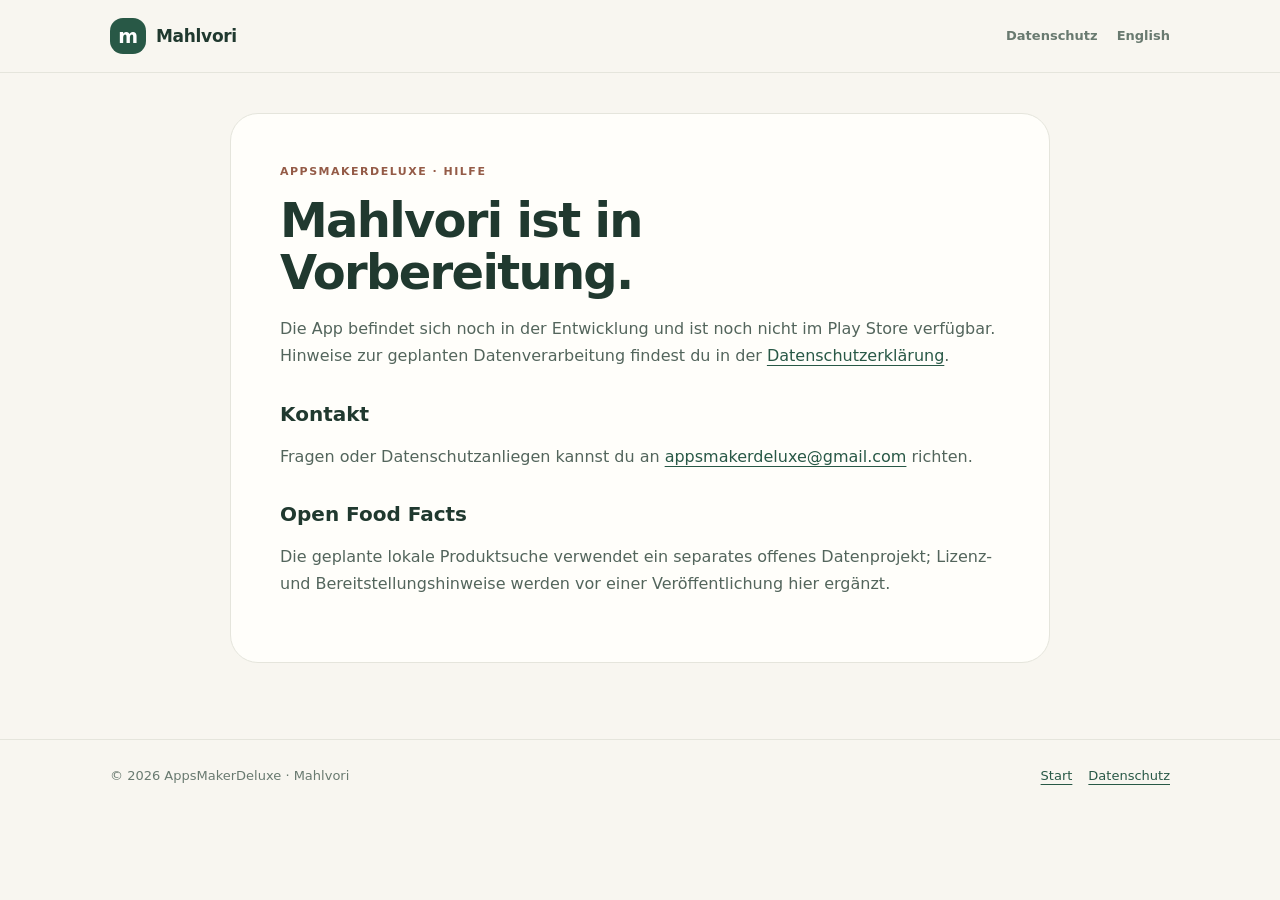
<file: support/index.html>
<!doctype html>
<html lang="de"><head><meta charset="utf-8"><meta name="viewport" content="width=device-width,initial-scale=1"><meta name="description" content="Hilfe und Datenschutzkontakt für die vorbereitete Mahlvori-App."><title>Hilfe und Kontakt – Mahlvori</title><link rel="stylesheet" href="../assets/site.css"></head><body><header class="site-header"><div class="wrap header-inner"><a class="brand" href="../"><span class="brand-mark">m</span>Mahlvori</a><nav class="nav"><a href="../privacy/">Datenschutz</a><a href="../en/support/" lang="en">English</a></nav></div></header><main class="wrap"><article class="panel"><p class="eyebrow dark">AppsMakerDeluxe · Hilfe</p><h1>Mahlvori ist in Vorbereitung.</h1><p>Die App befindet sich noch in der Entwicklung und ist noch nicht im Play Store verfügbar. Hinweise zur geplanten Datenverarbeitung findest du in der <a href="../privacy/">Datenschutzerklärung</a>.</p><h2>Kontakt</h2><p>Fragen oder Datenschutzanliegen kannst du an <a href="mailto:appsmakerdeluxe@gmail.com">appsmakerdeluxe@gmail.com</a> richten.</p><h2>Open Food Facts</h2><p>Die geplante lokale Produktsuche verwendet ein separates offenes Datenprojekt; Lizenz- und Bereitstellungshinweise werden vor einer Veröffentlichung hier ergänzt.</p></article></main><footer class="site-footer"><div class="wrap footer-inner"><span>© 2026 AppsMakerDeluxe · Mahlvori</span><nav class="footer-links"><a href="../">Start</a><a href="../privacy/">Datenschutz</a></nav></div></footer></body></html>
</file>
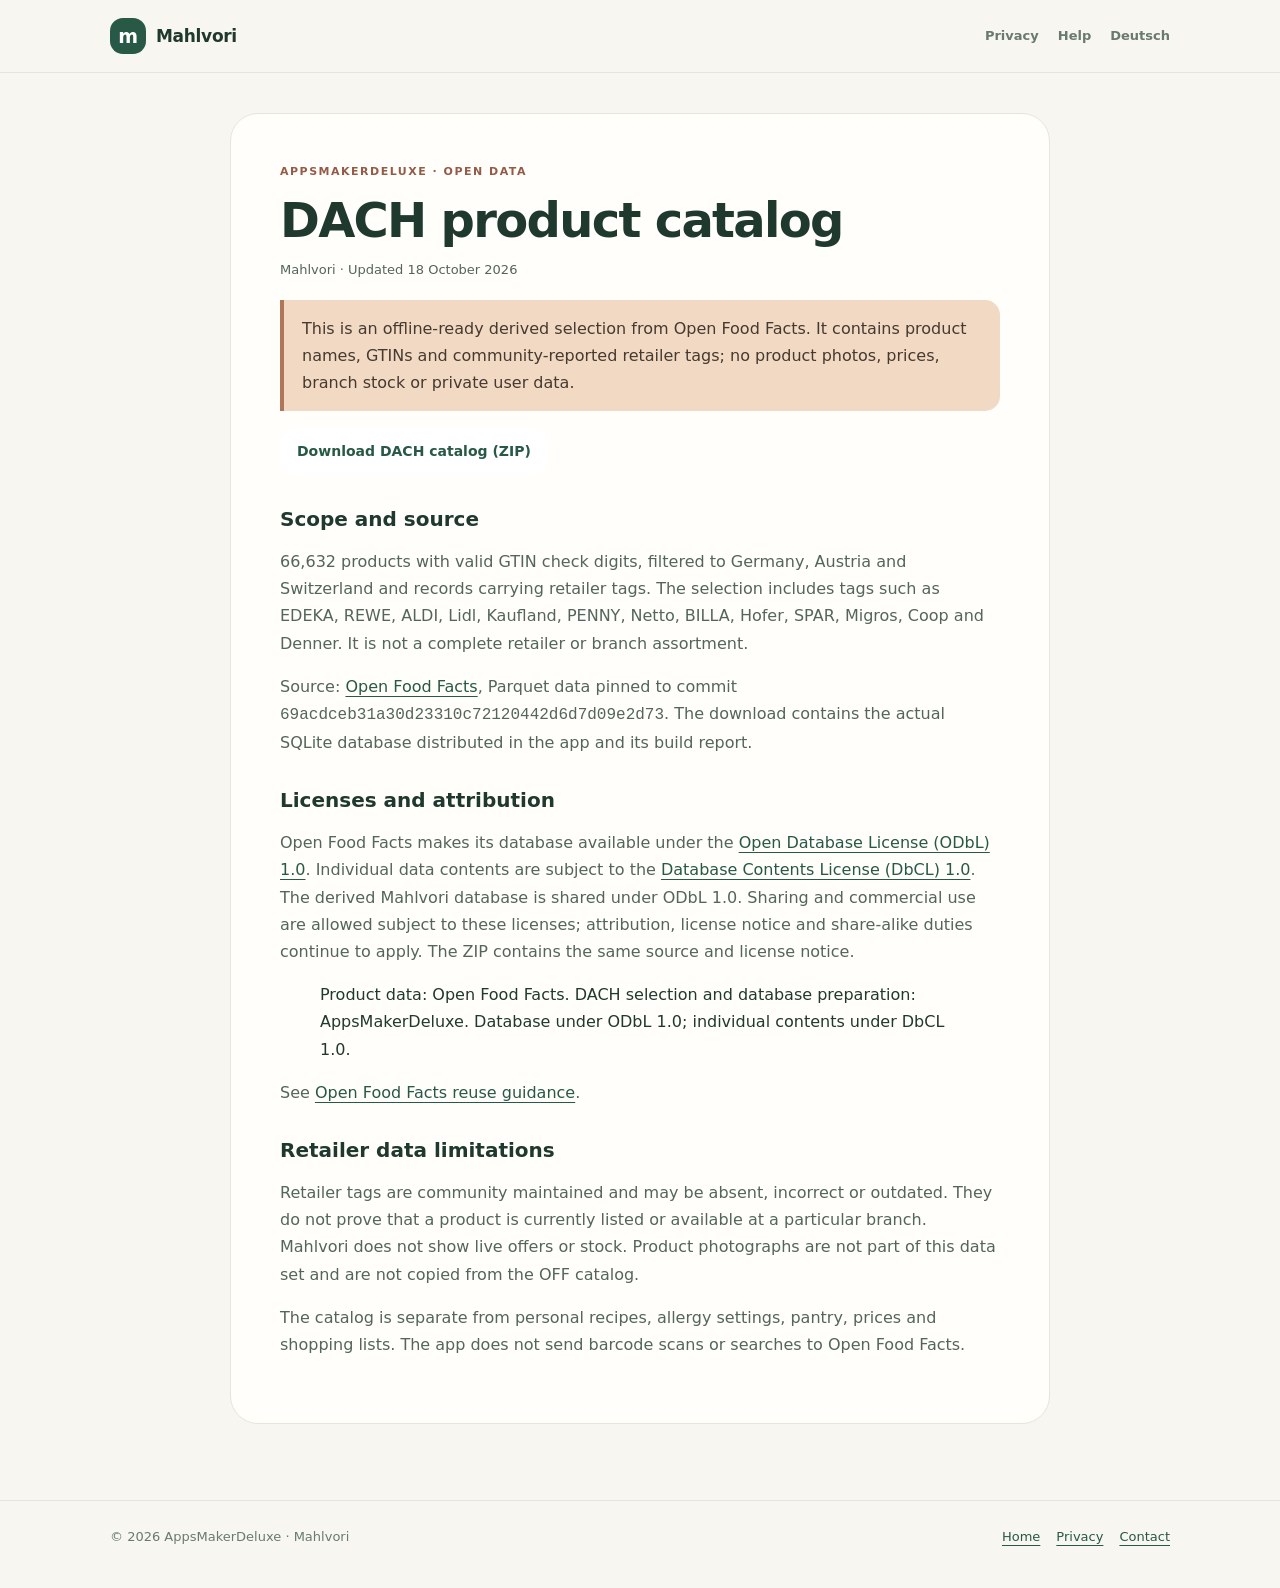
<file: en/catalog/index.html>
<!doctype html>
<html lang="en"><head><meta charset="utf-8"><meta name="viewport" content="width=device-width,initial-scale=1"><meta name="theme-color" content="#f8f6f0"><meta name="description" content="Source, license and download for Mahlvori's DACH product catalog."><title>Product Catalog & Licenses – Mahlvori</title><link rel="stylesheet" href="../../assets/site.css"></head>
<body><header class="site-header"><div class="wrap header-inner"><a class="brand" href="../../"><span class="brand-mark">m</span>Mahlvori</a><nav class="nav" aria-label="Navigation"><a href="../../en/privacy/">Privacy</a><a href="../../support/">Help</a><a href="../../catalog/" lang="de">Deutsch</a></nav></div></header>
<main class="wrap"><article class="panel"><p class="eyebrow dark">AppsMakerDeluxe · Open Data</p><h1>DACH product catalog</h1><p class="meta">Mahlvori · Updated 18 October 2026</p><div class="notice">This is an offline-ready derived selection from Open Food Facts. It contains product names, GTINs and community-reported retailer tags; no product photos, prices, branch stock or private user data.</div>
<p><a class="button" href="../../assets/mahlvori-dach-catalog-v1.zip" download>Download DACH catalog (ZIP)</a></p>
<h2>Scope and source</h2><p>66,632 products with valid GTIN check digits, filtered to Germany, Austria and Switzerland and records carrying retailer tags. The selection includes tags such as EDEKA, REWE, ALDI, Lidl, Kaufland, PENNY, Netto, BILLA, Hofer, SPAR, Migros, Coop and Denner. It is not a complete retailer or branch assortment.</p><p>Source: <a href="https://world.openfoodfacts.org/">Open Food Facts</a>, Parquet data pinned to commit <code>69acdceb31a30d23310c72120442d6d7d09e2d73</code>. The download contains the actual SQLite database distributed in the app and its build report.</p>
<h2>Licenses and attribution</h2><p>Open Food Facts makes its database available under the <a href="https://opendatacommons.org/licenses/odbl/1-0/">Open Database License (ODbL) 1.0</a>. Individual data contents are subject to the <a href="https://opendatacommons.org/licenses/dbcl/1-0/">Database Contents License (DbCL) 1.0</a>. The derived Mahlvori database is shared under ODbL 1.0. Sharing and commercial use are allowed subject to these licenses; attribution, license notice and share-alike duties continue to apply. The ZIP contains the same source and license notice.</p><blockquote>Product data: Open Food Facts. DACH selection and database preparation: AppsMakerDeluxe. Database under ODbL 1.0; individual contents under DbCL 1.0.</blockquote><p>See <a href="https://openfoodfacts.github.io/documentation/docs/Product-Opener/api/tutorials/license-be-on-the-legal-side/">Open Food Facts reuse guidance</a>.</p>
<h2>Retailer data limitations</h2><p>Retailer tags are community maintained and may be absent, incorrect or outdated. They do not prove that a product is currently listed or available at a particular branch. Mahlvori does not show live offers or stock. Product photographs are not part of this data set and are not copied from the OFF catalog.</p><p>The catalog is separate from personal recipes, allergy settings, pantry, prices and shopping lists. The app does not send barcode scans or searches to Open Food Facts.</p></article></main>
<footer class="site-footer"><div class="wrap footer-inner"><span>© 2026 AppsMakerDeluxe · Mahlvori</span><nav class="footer-links"><a href="../../">Home</a><a href="../../en/privacy/">Privacy</a><a href="mailto:appsmakerdeluxe@gmail.com">Contact</a></nav></div></footer></body></html>
</file>
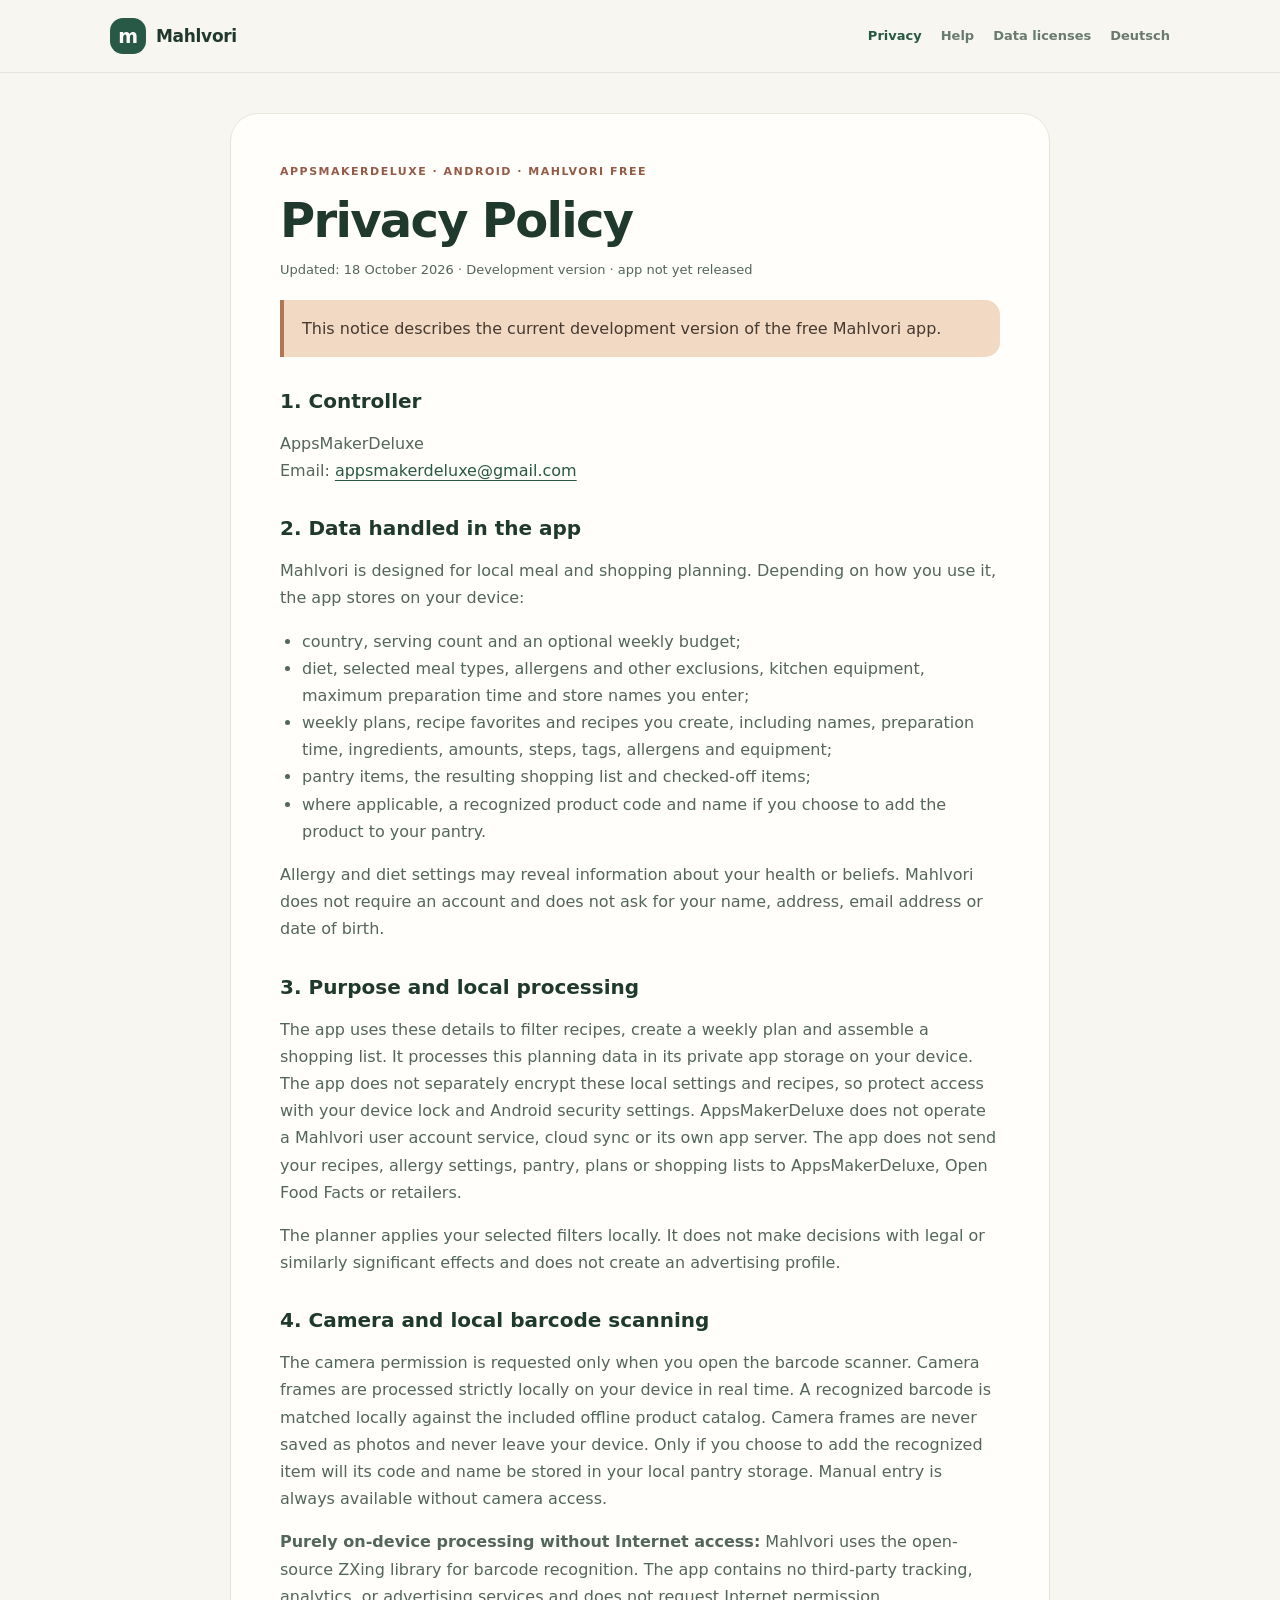
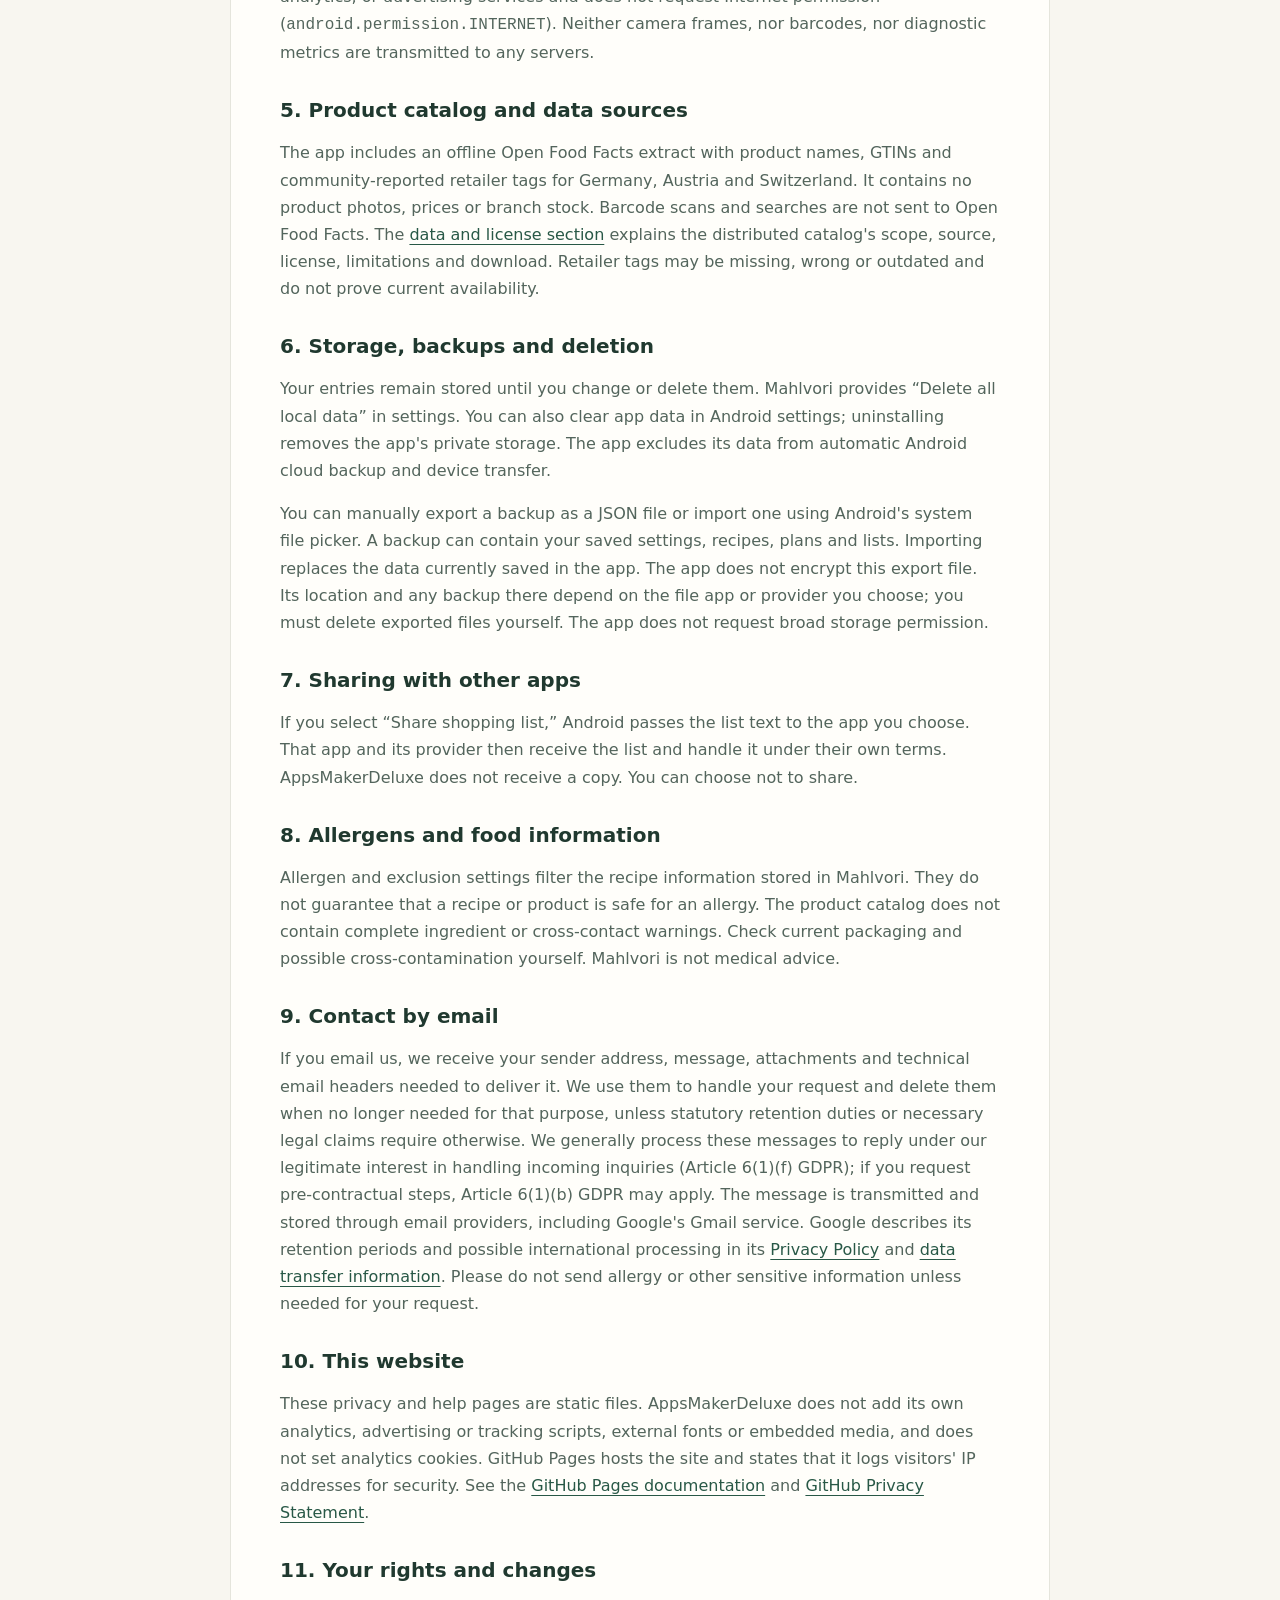
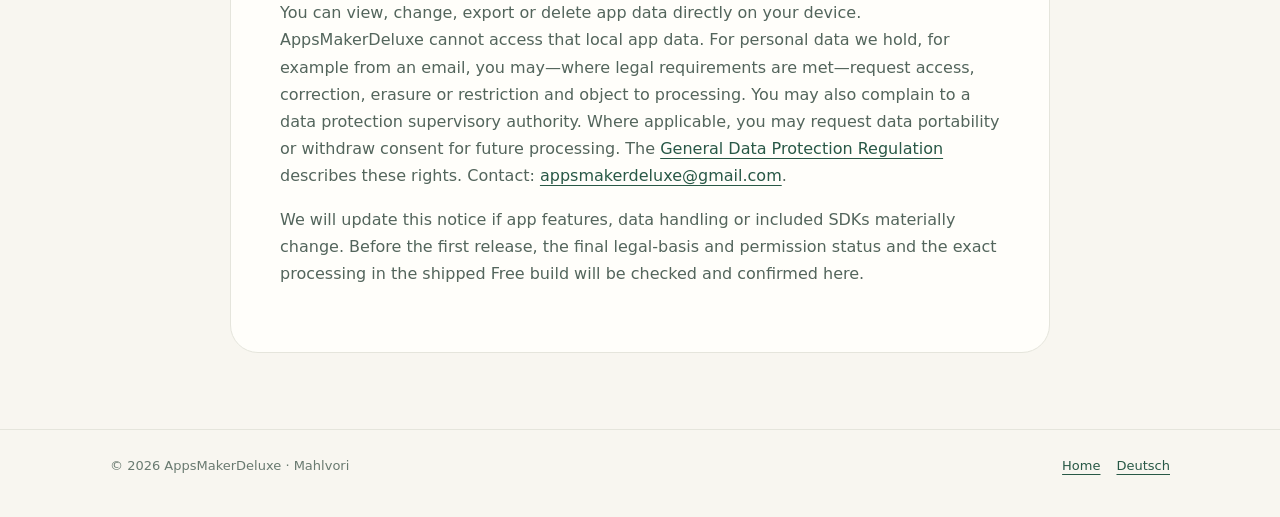
<file: en/privacy/index.html>
<!doctype html>
<html lang="en"><head><meta charset="utf-8"><meta name="viewport" content="width=device-width,initial-scale=1"><meta name="theme-color" content="#f8f6f0"><meta name="description" content="Development-stage privacy notice for the upcoming free Mahlvori Android app."><title>Privacy Policy – Mahlvori</title><link rel="stylesheet" href="../../assets/site.css"></head><body><header class="site-header"><div class="wrap header-inner"><a class="brand" href="../../"><span class="brand-mark">m</span>Mahlvori</a><nav class="nav" aria-label="Navigation"><a href="./" aria-current="page">Privacy</a><a href="../../support/">Help</a><a href="../../catalog/">Data licenses</a><a href="../../privacy/" lang="de">Deutsch</a></nav></div></header><main class="wrap"><article class="panel"><p class="eyebrow dark">AppsMakerDeluxe · Android · Mahlvori Free</p><h1>Privacy Policy</h1><p class="meta">Updated: 18 October 2026 · Development version · app not yet released</p>
<div class="notice">This notice describes the current development version of the free Mahlvori app.</div>
<h2>1. Controller</h2><p>AppsMakerDeluxe<br>Email: <a href="mailto:appsmakerdeluxe@gmail.com">appsmakerdeluxe@gmail.com</a></p>
<h2>2. Data handled in the app</h2><p>Mahlvori is designed for local meal and shopping planning. Depending on how you use it, the app stores on your device:</p><ul><li>country, serving count and an optional weekly budget;</li><li>diet, selected meal types, allergens and other exclusions, kitchen equipment, maximum preparation time and store names you enter;</li><li>weekly plans, recipe favorites and recipes you create, including names, preparation time, ingredients, amounts, steps, tags, allergens and equipment;</li><li>pantry items, the resulting shopping list and checked-off items;</li><li>where applicable, a recognized product code and name if you choose to add the product to your pantry.</li></ul><p>Allergy and diet settings may reveal information about your health or beliefs. Mahlvori does not require an account and does not ask for your name, address, email address or date of birth.</p>
<h2>3. Purpose and local processing</h2><p>The app uses these details to filter recipes, create a weekly plan and assemble a shopping list. It processes this planning data in its private app storage on your device. The app does not separately encrypt these local settings and recipes, so protect access with your device lock and Android security settings. AppsMakerDeluxe does not operate a Mahlvori user account service, cloud sync or its own app server. The app does not send your recipes, allergy settings, pantry, plans or shopping lists to AppsMakerDeluxe, Open Food Facts or retailers.</p><p>The planner applies your selected filters locally. It does not make decisions with legal or similarly significant effects and does not create an advertising profile.</p>
<h2>4. Camera and local barcode scanning</h2><p>The camera permission is requested only when you open the barcode scanner. Camera frames are processed strictly locally on your device in real time. A recognized barcode is matched locally against the included offline product catalog. Camera frames are never saved as photos and never leave your device. Only if you choose to add the recognized item will its code and name be stored in your local pantry storage. Manual entry is always available without camera access.</p><p><strong>Purely on-device processing without Internet access:</strong> Mahlvori uses the open-source ZXing library for barcode recognition. The app contains no third-party tracking, analytics, or advertising services and does not request Internet permission (<code>android.permission.INTERNET</code>). Neither camera frames, nor barcodes, nor diagnostic metrics are transmitted to any servers.</p>
<h2>5. Product catalog and data sources</h2><p>The app includes an offline Open Food Facts extract with product names, GTINs and community-reported retailer tags for Germany, Austria and Switzerland. It contains no product photos, prices or branch stock. Barcode scans and searches are not sent to Open Food Facts. The <a href="../../catalog/">data and license section</a> explains the distributed catalog's scope, source, license, limitations and download. Retailer tags may be missing, wrong or outdated and do not prove current availability.</p>
<h2>6. Storage, backups and deletion</h2><p>Your entries remain stored until you change or delete them. Mahlvori provides “Delete all local data” in settings. You can also clear app data in Android settings; uninstalling removes the app's private storage. The app excludes its data from automatic Android cloud backup and device transfer.</p><p>You can manually export a backup as a JSON file or import one using Android's system file picker. A backup can contain your saved settings, recipes, plans and lists. Importing replaces the data currently saved in the app. The app does not encrypt this export file. Its location and any backup there depend on the file app or provider you choose; you must delete exported files yourself. The app does not request broad storage permission.</p>
<h2>7. Sharing with other apps</h2><p>If you select “Share shopping list,” Android passes the list text to the app you choose. That app and its provider then receive the list and handle it under their own terms. AppsMakerDeluxe does not receive a copy. You can choose not to share.</p>
<h2>8. Allergens and food information</h2><p>Allergen and exclusion settings filter the recipe information stored in Mahlvori. They do not guarantee that a recipe or product is safe for an allergy. The product catalog does not contain complete ingredient or cross-contact warnings. Check current packaging and possible cross-contamination yourself. Mahlvori is not medical advice.</p>
<h2>9. Contact by email</h2><p>If you email us, we receive your sender address, message, attachments and technical email headers needed to deliver it. We use them to handle your request and delete them when no longer needed for that purpose, unless statutory retention duties or necessary legal claims require otherwise. We generally process these messages to reply under our legitimate interest in handling incoming inquiries (Article 6(1)(f) GDPR); if you request pre-contractual steps, Article 6(1)(b) GDPR may apply. The message is transmitted and stored through email providers, including Google's Gmail service. Google describes its retention periods and possible international processing in its <a href="https://policies.google.com/privacy">Privacy Policy</a> and <a href="https://policies.google.com/privacy/frameworks">data transfer information</a>. Please do not send allergy or other sensitive information unless needed for your request.</p>
<h2>10. This website</h2><p>These privacy and help pages are static files. AppsMakerDeluxe does not add its own analytics, advertising or tracking scripts, external fonts or embedded media, and does not set analytics cookies. GitHub Pages hosts the site and states that it logs visitors' IP addresses for security. See the <a href="https://docs.github.com/en/pages/getting-started-with-github-pages/what-is-github-pages#data-collection">GitHub Pages documentation</a> and <a href="https://docs.github.com/en/site-policy/privacy-policies/github-general-privacy-statement">GitHub Privacy Statement</a>.</p>
<h2>11. Your rights and changes</h2><p>You can view, change, export or delete app data directly on your device. AppsMakerDeluxe cannot access that local app data. For personal data we hold, for example from an email, you may—where legal requirements are met—request access, correction, erasure or restriction and object to processing. You may also complain to a data protection supervisory authority. Where applicable, you may request data portability or withdraw consent for future processing. The <a href="https://eur-lex.europa.eu/eli/reg/2016/679/ojv">General Data Protection Regulation</a> describes these rights. Contact: <a href="mailto:appsmakerdeluxe@gmail.com">appsmakerdeluxe@gmail.com</a>.</p><p>We will update this notice if app features, data handling or included SDKs materially change. Before the first release, the final legal-basis and permission status and the exact processing in the shipped Free build will be checked and confirmed here.</p></article></main><footer class="site-footer"><div class="wrap footer-inner"><span>© 2026 AppsMakerDeluxe · Mahlvori</span><nav class="footer-links"><a href="../../">Home</a><a href="../../privacy/" lang="de">Deutsch</a></nav></div></footer></body></html>
</file>
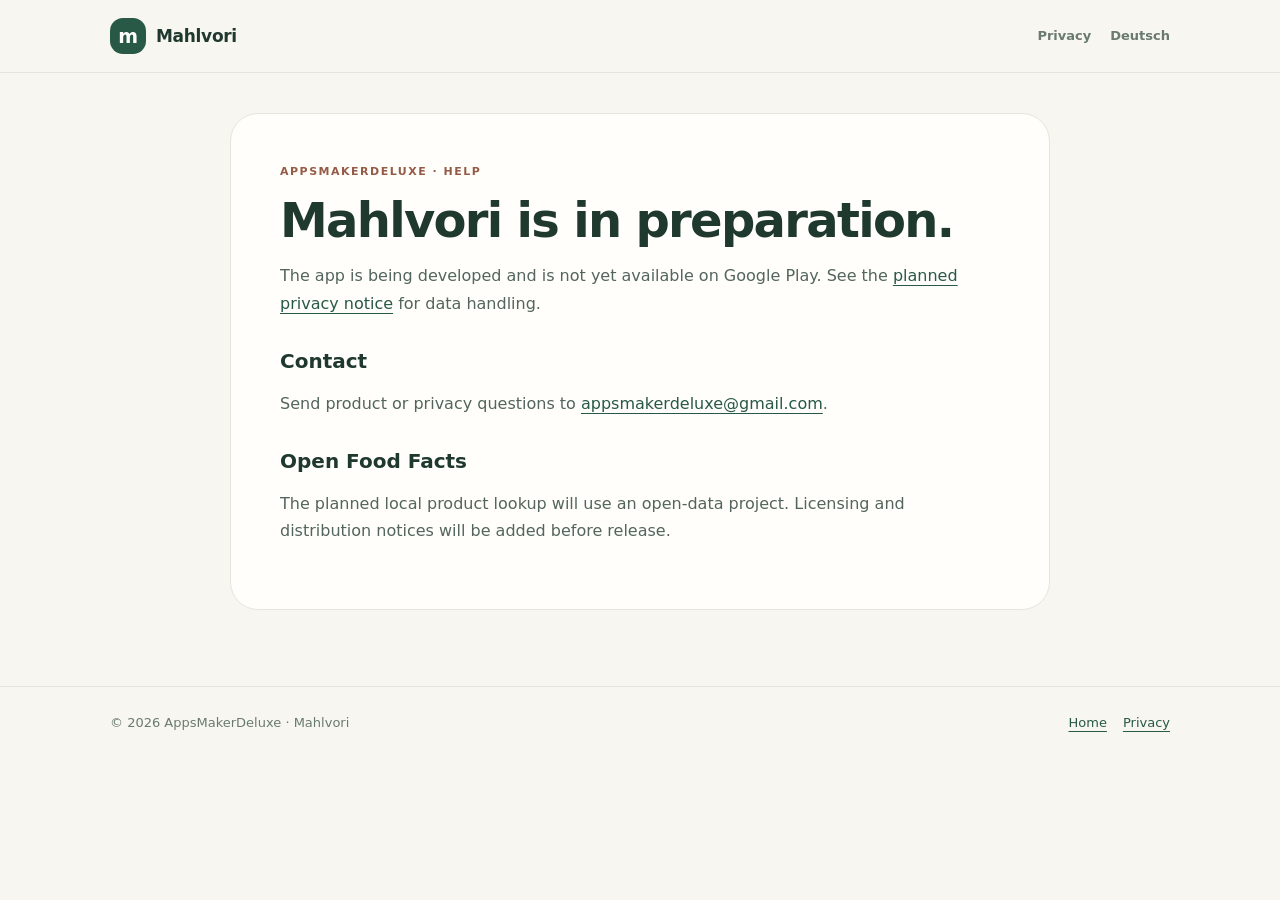
<file: en/support/index.html>
<!doctype html>
<html lang="en"><head><meta charset="utf-8"><meta name="viewport" content="width=device-width,initial-scale=1"><meta name="description" content="Help and privacy contact for the upcoming Mahlvori app."><title>Help and Contact – Mahlvori</title><link rel="stylesheet" href="../../assets/site.css"></head><body><header class="site-header"><div class="wrap header-inner"><a class="brand" href="../"><span class="brand-mark">m</span>Mahlvori</a><nav class="nav"><a href="../privacy/">Privacy</a><a href="../../support/" lang="de">Deutsch</a></nav></div></header><main class="wrap"><article class="panel"><p class="eyebrow dark">AppsMakerDeluxe · Help</p><h1>Mahlvori is in preparation.</h1><p>The app is being developed and is not yet available on Google Play. See the <a href="../privacy/">planned privacy notice</a> for data handling.</p><h2>Contact</h2><p>Send product or privacy questions to <a href="mailto:appsmakerdeluxe@gmail.com">appsmakerdeluxe@gmail.com</a>.</p><h2>Open Food Facts</h2><p>The planned local product lookup will use an open-data project. Licensing and distribution notices will be added before release.</p></article></main><footer class="site-footer"><div class="wrap footer-inner"><span>© 2026 AppsMakerDeluxe · Mahlvori</span><nav class="footer-links"><a href="../">Home</a><a href="../privacy/">Privacy</a></nav></div></footer></body></html>
</file>
<file: assets/site.css>
:root{color-scheme:light;--cream:#f8f6f0;--paper:#fffefa;--ink:#20392f;--muted:#697a70;--green:#285846;--sage:#e7ede5;--peach:#f1d9c4;--line:#e5e5dc;--wide:1060px}
*{box-sizing:border-box}html{scroll-behavior:smooth}body{margin:0;background:var(--cream);color:var(--ink);font:16px/1.7 system-ui,-apple-system,"Segoe UI",sans-serif}.wrap{width:min(var(--wide),calc(100% - 44px));margin-inline:auto}a{color:var(--green);text-underline-offset:4px}a:hover{color:#994f3d}.site-header{position:sticky;top:0;z-index:4;background:rgba(248,246,240,.95);backdrop-filter:blur(12px);border-bottom:1px solid var(--line)}.header-inner{display:flex;align-items:center;justify-content:space-between;gap:22px;min-height:72px}.brand{display:inline-flex;align-items:center;gap:10px;color:var(--ink);text-decoration:none;font-size:17px;font-weight:780;letter-spacing:-.3px}.brand-mark{display:grid;place-items:center;width:36px;height:36px;border-radius:13px;background:var(--green);color:white;font-size:19px}.nav{display:flex;align-items:center;gap:19px;flex-wrap:wrap}.nav a{color:var(--muted);text-decoration:none;font-size:13px;font-weight:600}.nav a:hover,.nav a[aria-current=page]{color:var(--green)}main{padding:40px 0 76px}.hero{position:relative;overflow:hidden;margin:12px auto 28px;padding:clamp(35px,8vw,84px);border-radius:35px;background:var(--green);color:#fff}.hero:after{content:"";position:absolute;width:280px;height:280px;right:-75px;bottom:-120px;border:1px solid rgba(255,255,255,.22);border-radius:46% 54% 65% 35%/42% 37% 63% 58%;box-shadow:0 0 0 26px rgba(255,255,255,.04),0 0 0 54px rgba(255,255,255,.03)}.eyebrow{margin:0 0 12px;color:#c9dfd1;text-transform:uppercase;font-size:11px;font-weight:760;letter-spacing:1.5px}.hero h1{max-width:730px;margin:0;font-size:clamp(39px,8vw,72px);line-height:1.04;letter-spacing:-2.6px}.hero p{max-width:620px;color:#e3ebe2}.hero a{color:white}.hero .actions{display:flex;gap:12px;flex-wrap:wrap;margin-top:24px}.button{display:inline-block;padding:11px 17px;border-radius:16px;background:#fff;color:var(--green)!important;text-decoration:none;font-size:14px;font-weight:700}.button.alt{background:rgba(255,255,255,.12);color:#fff!important}.eyebrow.dark{color:#945b47}.grid{display:grid;grid-template-columns:repeat(auto-fit,minmax(min(100%,230px),1fr));gap:15px}.card{padding:22px;border:1px solid var(--line);border-radius:23px;background:var(--paper)}.card h2,.card h3{margin:0 0 8px;font-size:18px;letter-spacing:-.3px}.card p{margin:0;color:var(--muted)}.notice{margin:18px 0;padding:15px 18px;border-left:4px solid #af7657;border-radius:0 15px 15px 0;background:var(--peach);color:#46392f}.pro{background:var(--sage)}.panel{max-width:820px;margin:0 auto;padding:clamp(23px,5vw,49px);border:1px solid var(--line);border-radius:28px;background:var(--paper)}.panel h1{margin:0 0 4px;font-size:clamp(32px,6vw,48px);line-height:1.1;letter-spacing:-1.7px}.panel h2{margin-top:31px;margin-bottom:8px;font-size:20px;line-height:1.3}.panel h3{margin-top:19px;margin-bottom:6px;font-size:16px}.panel p,.panel li{color:#53655c}.panel ul{padding-left:22px}.meta{color:var(--muted);font-size:13px}.site-footer{padding:25px 0 42px;border-top:1px solid var(--line);color:var(--muted);font-size:13px}.footer-inner{display:flex;justify-content:space-between;gap:15px;flex-wrap:wrap}.footer-links{display:flex;gap:16px;flex-wrap:wrap}.pill{display:inline-block;margin:8px 6px 0 0;padding:6px 11px;border:1px solid var(--line);border-radius:30px;background:white;color:var(--muted);font-size:12px;font-weight:620}.steps{counter-reset:steps;list-style:none;padding:0!important}.steps li{counter-increment:steps;position:relative;margin:0 0 10px;padding:14px 15px 14px 50px;border-radius:15px;background:var(--cream)}.steps li:before{content:counter(steps);position:absolute;left:15px;top:14px;display:grid;place-items:center;width:24px;height:24px;border-radius:50%;background:var(--green);color:white;font-size:12px;font-weight:bold}
@media(max-width:650px){.wrap{width:min(var(--wide),calc(100% - 28px))}.header-inner{align-items:flex-start;padding:13px 0;flex-direction:column;gap:7px}.nav{gap:13px}main{padding-top:23px}.hero{border-radius:26px}.panel{border-radius:21px}.footer-inner{flex-direction:column}}
@media(prefers-reduced-motion:reduce){html{scroll-behavior:auto}*{animation-duration:.01ms!important;transition-duration:.01ms!important}}
</file>
